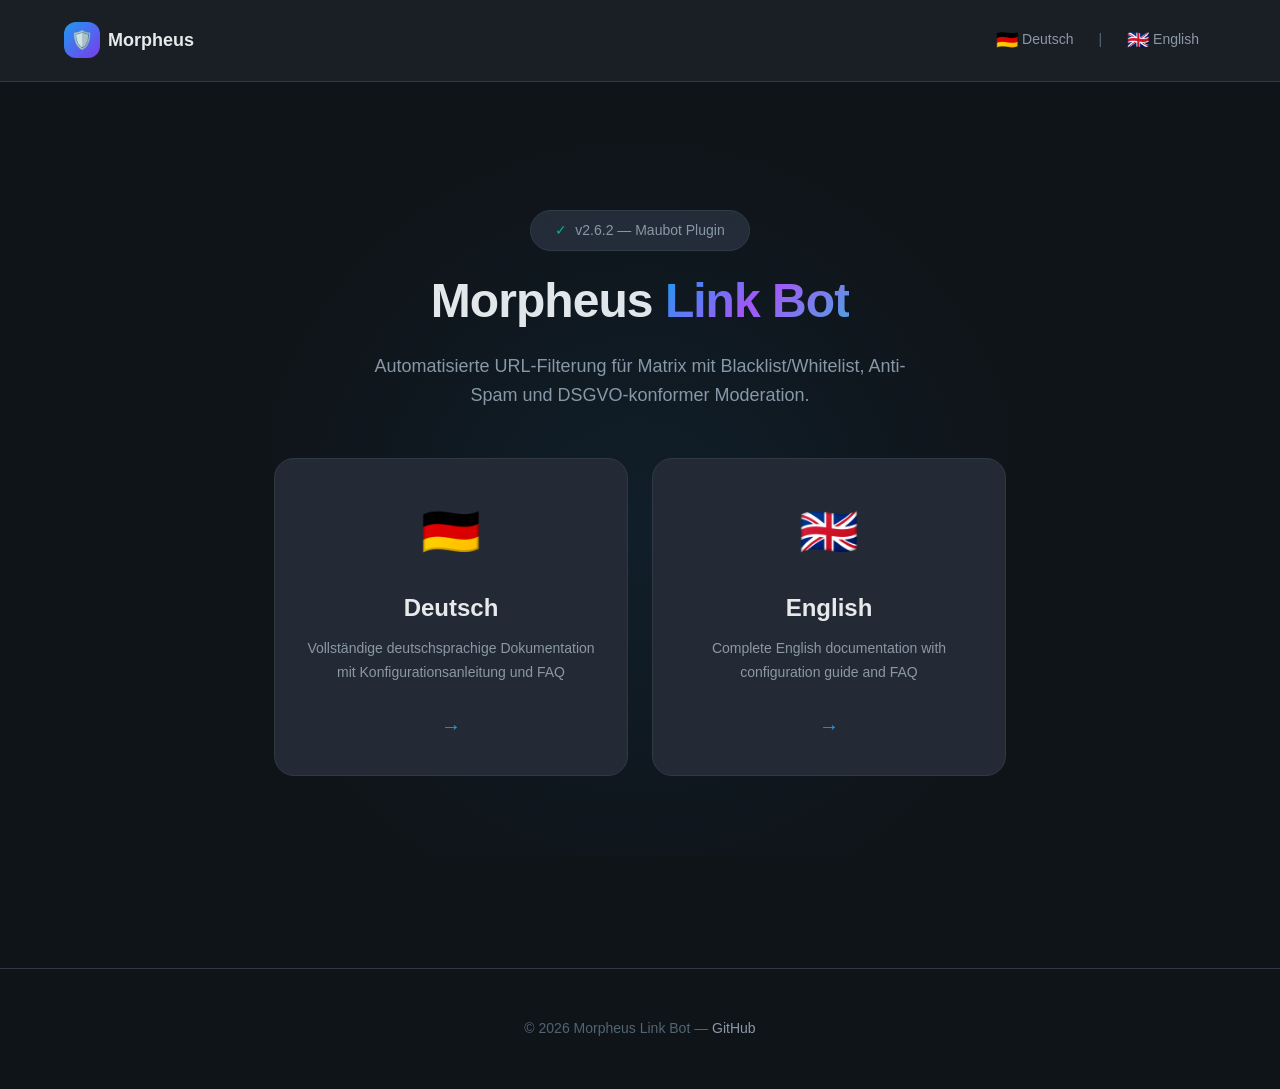
<file: index.html>
<!doctype html>
<html lang="de">
<head>
  <meta charset="utf-8" />
  <meta name="viewport" content="width=device-width, initial-scale=1" />
  <title>Morpheus Link Bot — Zweisprachige Dokumentation</title>
  <meta name="description" content="Zweisprachige Dokumentation für Morpheus Link Bot (Matrix URL Filter & Moderation). Deutsch und Englisch, mit robusten SEO-Maßnahmen." />
  <link rel="canonical" href="https://m2tecdev.github.io/morpheus-link-bot/" />

  <!-- Open Graph -->
  <meta property="og:type" content="website" />
  <meta property="og:url" content="https://m2tecdev.github.io/morpheus-link-bot/" />
  <meta property="og:title" content="Morpheus Link Bot — Zweisprachige Dokumentation" />
  <meta property="og:description" content="Maubot-Plugin für Matrix: URL-Filterung, Anti-Spam und automatisierte Moderation. Jetzt auf Deutsch & Englisch." />
  <meta property="og:locale" content="de_DE" />
  <meta property="og:locale:alternate" content="en_GB" />

  <!-- Twitter Card -->
  <meta name="twitter:card" content="summary" />
  <meta name="twitter:title" content="Morpheus Link Bot — Zweisprachige Dokumentation" />
  <meta name="twitter:description" content="Maubot-Plugin für Matrix: URL-Filterung, Anti-Spam und Moderation." />

  <!-- hreflang -->
  <link rel="alternate" href="https://m2tecdev.github.io/morpheus-link-bot/de/" hreflang="de" />
  <link rel="alternate" href="https://m2tecdev.github.io/morpheus-link-bot/en/" hreflang="en" />

  <!-- Stylesheet -->
  <link rel="stylesheet" href="assets/css/styles.css" />
</head>
<body>
  <!-- Skip Link für Barrierefreiheit -->
  <a href="#main-content" class="skip-link">Zum Hauptinhalt springen</a>

  <!-- Header -->
  <header class="site-header">
    <div class="container">
      <div class="header-inner">
        <a href="/" class="logo">
          <span class="logo-icon">🛡️</span>
          <span>Morpheus</span>
        </a>

        <!-- Mobile Menu Toggle -->
        <button class="mobile-menu-toggle" aria-label="Menü öffnen" onclick="document.querySelector('.lang-switch').classList.toggle('open')">☰</button>

        <!-- Language Switcher -->
        <nav class="lang-switch" aria-label="Sprachauswahl">
          <a href="de/" class="lang-link" hreflang="de">
            <span class="lang-flag">🇩🇪</span>
            <span>Deutsch</span>
          </a>
          <span class="lang-sep" aria-hidden="true">|</span>
          <a href="en/" class="lang-link" hreflang="en">
            <span class="lang-flag">🇬🇧</span>
            <span>English</span>
          </a>
        </nav>
      </div>
    </div>
  </header>

  <!-- Main Content -->
  <main id="main-content">
    <div class="container content-container">

      <!-- Hero Section -->
      <section class="hero">
        <div class="hero-badge">
          <span class="hero-badge-icon">✓</span>
          <span>v2.6.2 — Maubot Plugin</span>
        </div>

        <h1>Morpheus <span>Link Bot</span></h1>

        <p class="hero-description">
          Automatisierte URL-Filterung für Matrix mit Blacklist/Whitelist,
          Anti-Spam und DSGVO-konformer Moderation.
        </p>

        <!-- Language Selection Cards -->
        <div class="lang-cards">
          <a href="de/" class="lang-card">
            <span class="lang-card-icon">🇩🇪</span>
            <span class="lang-card-title">Deutsch</span>
            <span class="lang-card-desc">Vollständige deutschsprachige Dokumentation mit Konfigurationsanleitung und FAQ</span>
            <span class="lang-card-arrow">→</span>
          </a>

          <a href="en/" class="lang-card">
            <span class="lang-card-icon">🇬🇧</span>
            <span class="lang-card-title">English</span>
            <span class="lang-card-desc">Complete English documentation with configuration guide and FAQ</span>
            <span class="lang-card-arrow">→</span>
          </a>
        </div>
      </section>

    </div>
  </main>

  <!-- Footer -->
  <footer class="footer">
    <div class="container">
      <p>© 2026 Morpheus Link Bot — <a href="https://github.com/M2tecDev/morpheus-link-bot">GitHub</a></p>
    </div>
  </footer>

  <!-- Mobile Menu Script -->
  <script>
    // Close mobile menu when clicking outside
    document.addEventListener('click', function(e) {
      const nav = document.querySelector('.lang-switch');
      const toggle = document.querySelector('.mobile-menu-toggle');
      if (!nav.contains(e.target) && !toggle.contains(e.target)) {
        nav.classList.remove('open');
      }
    });
  </script>
</body>
</html>
</file>
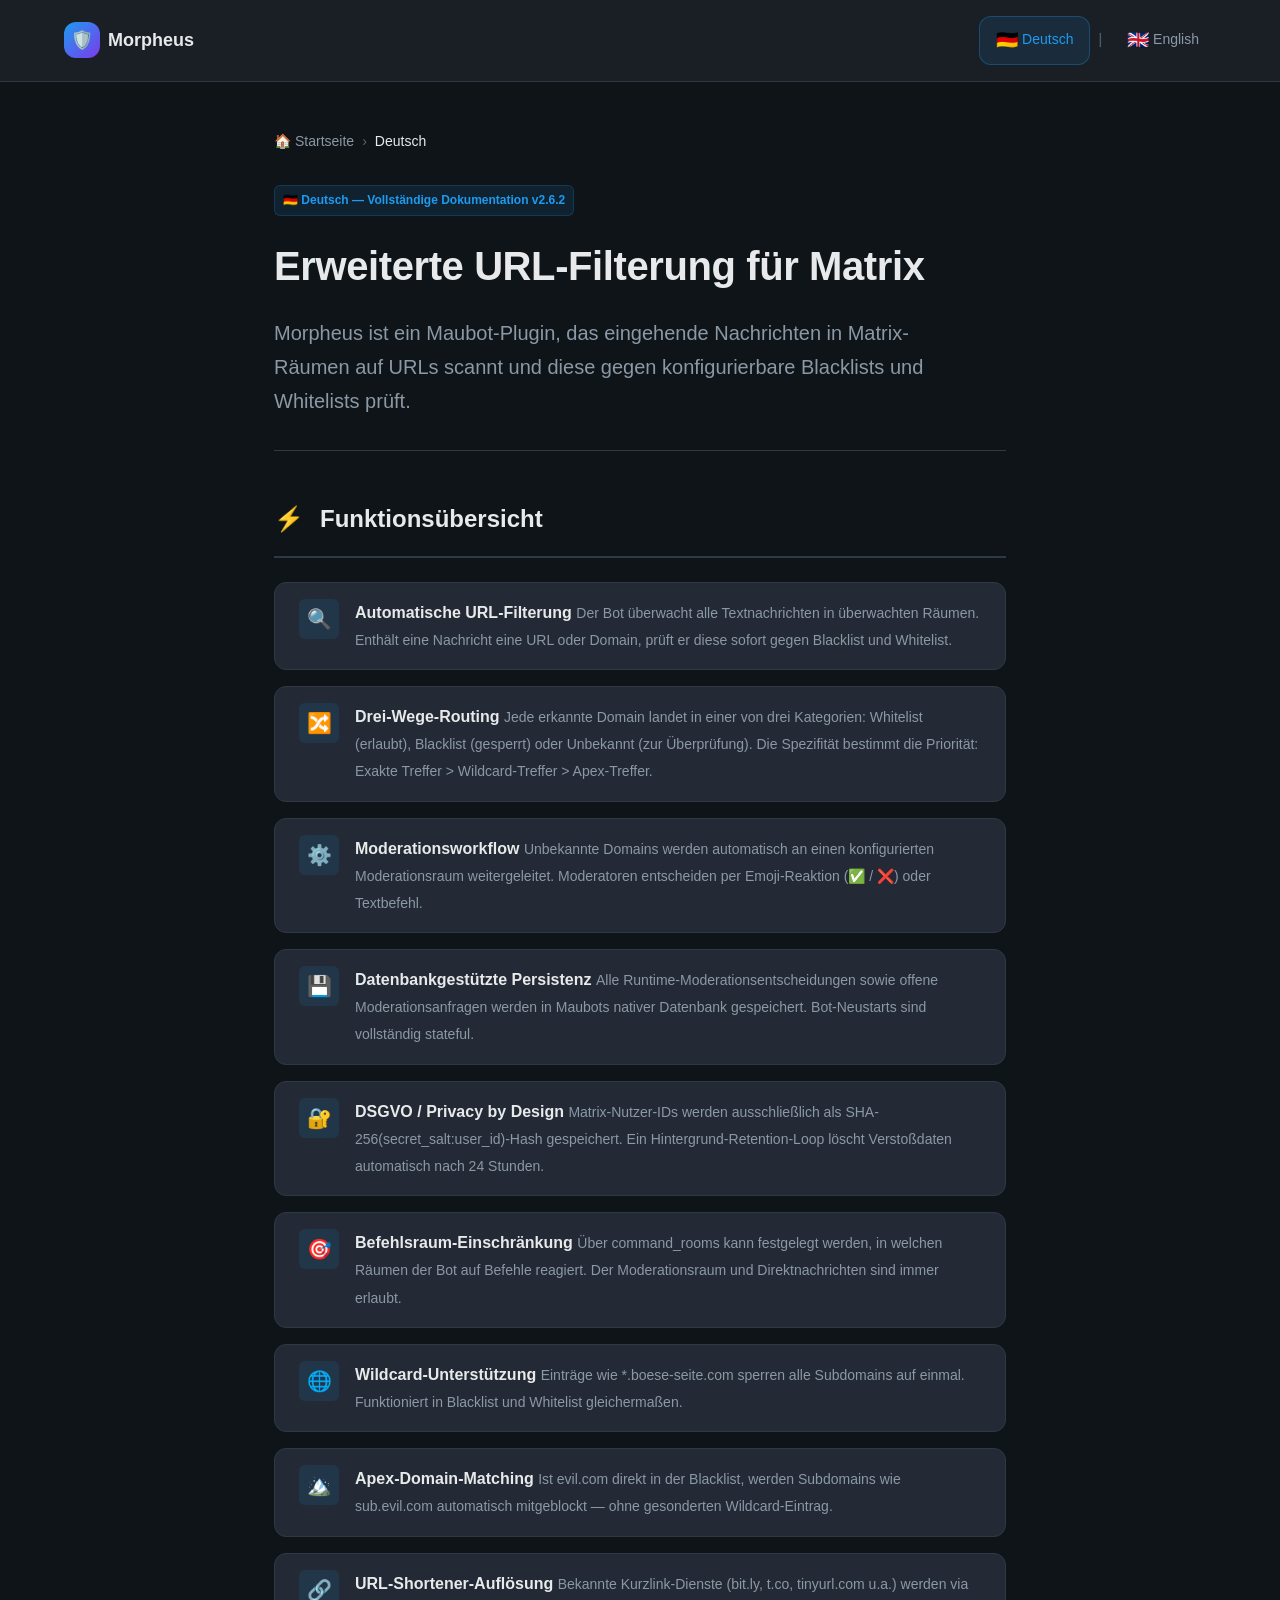
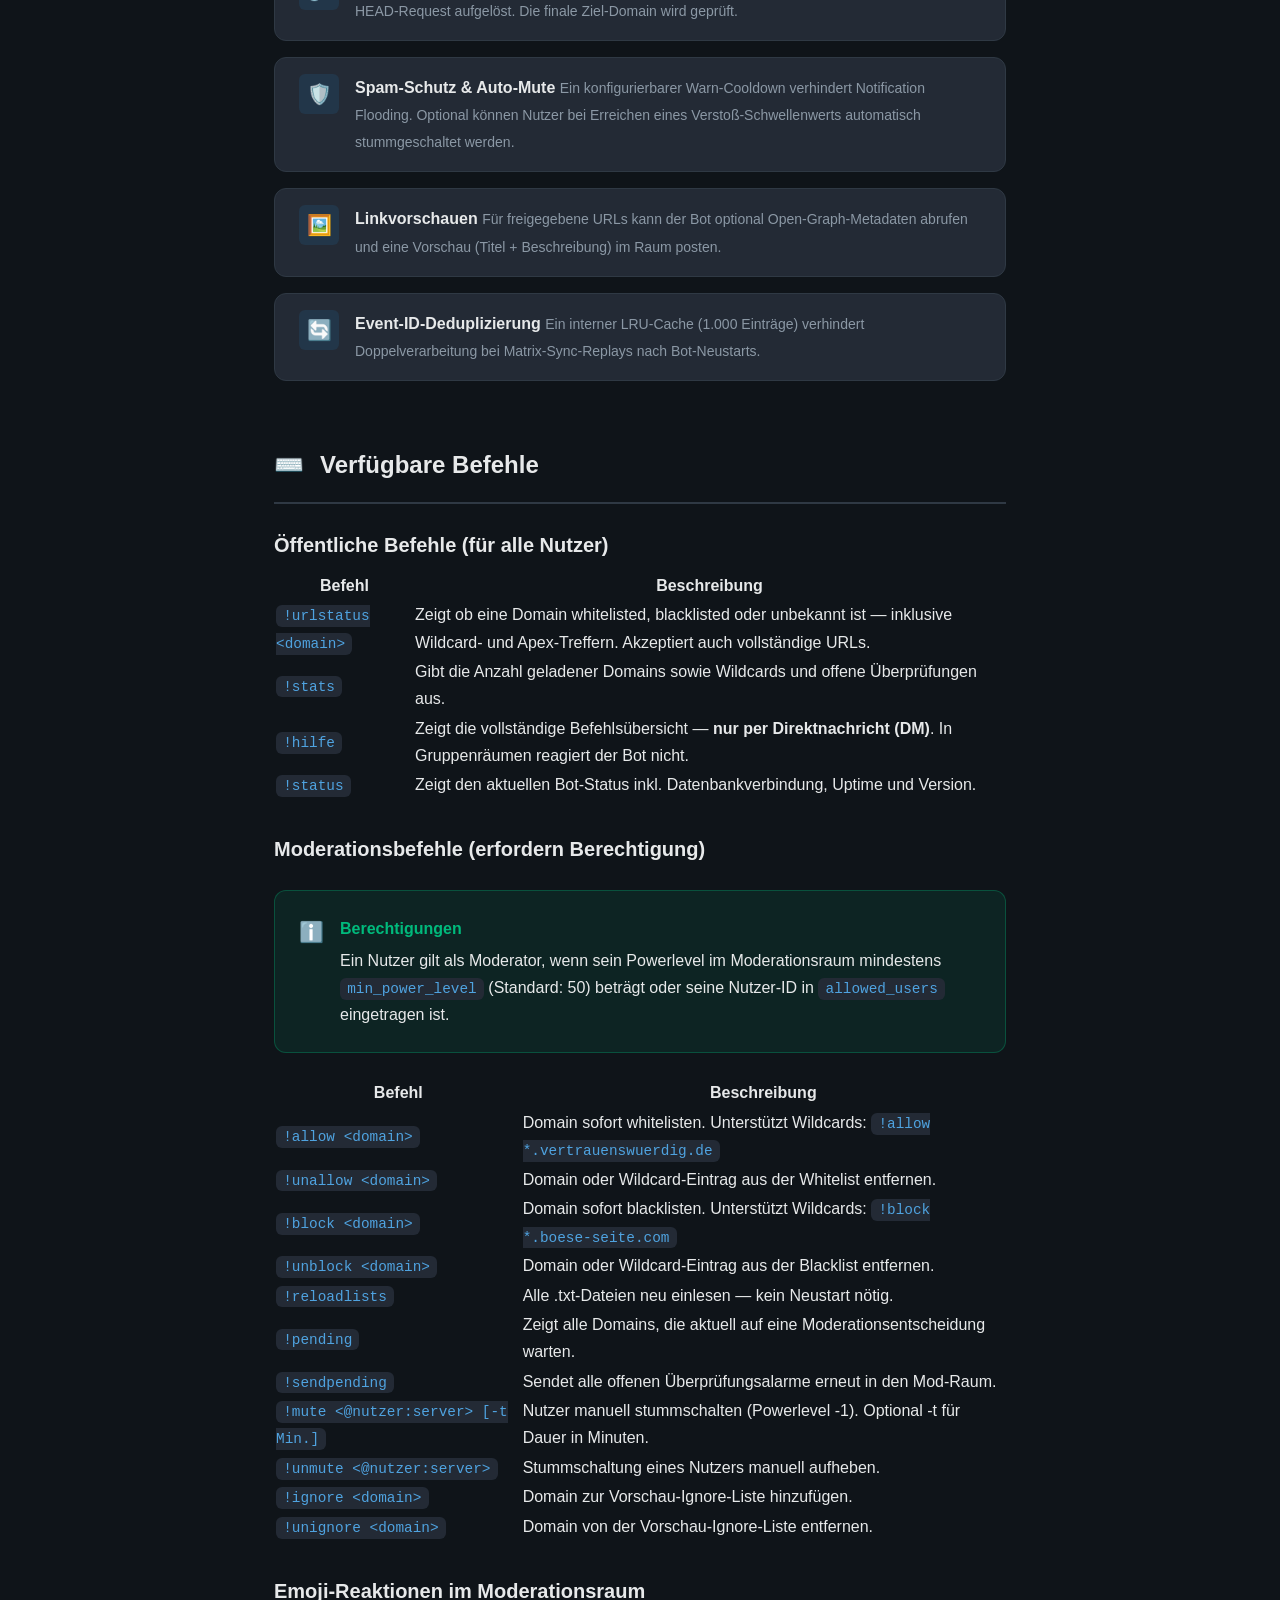
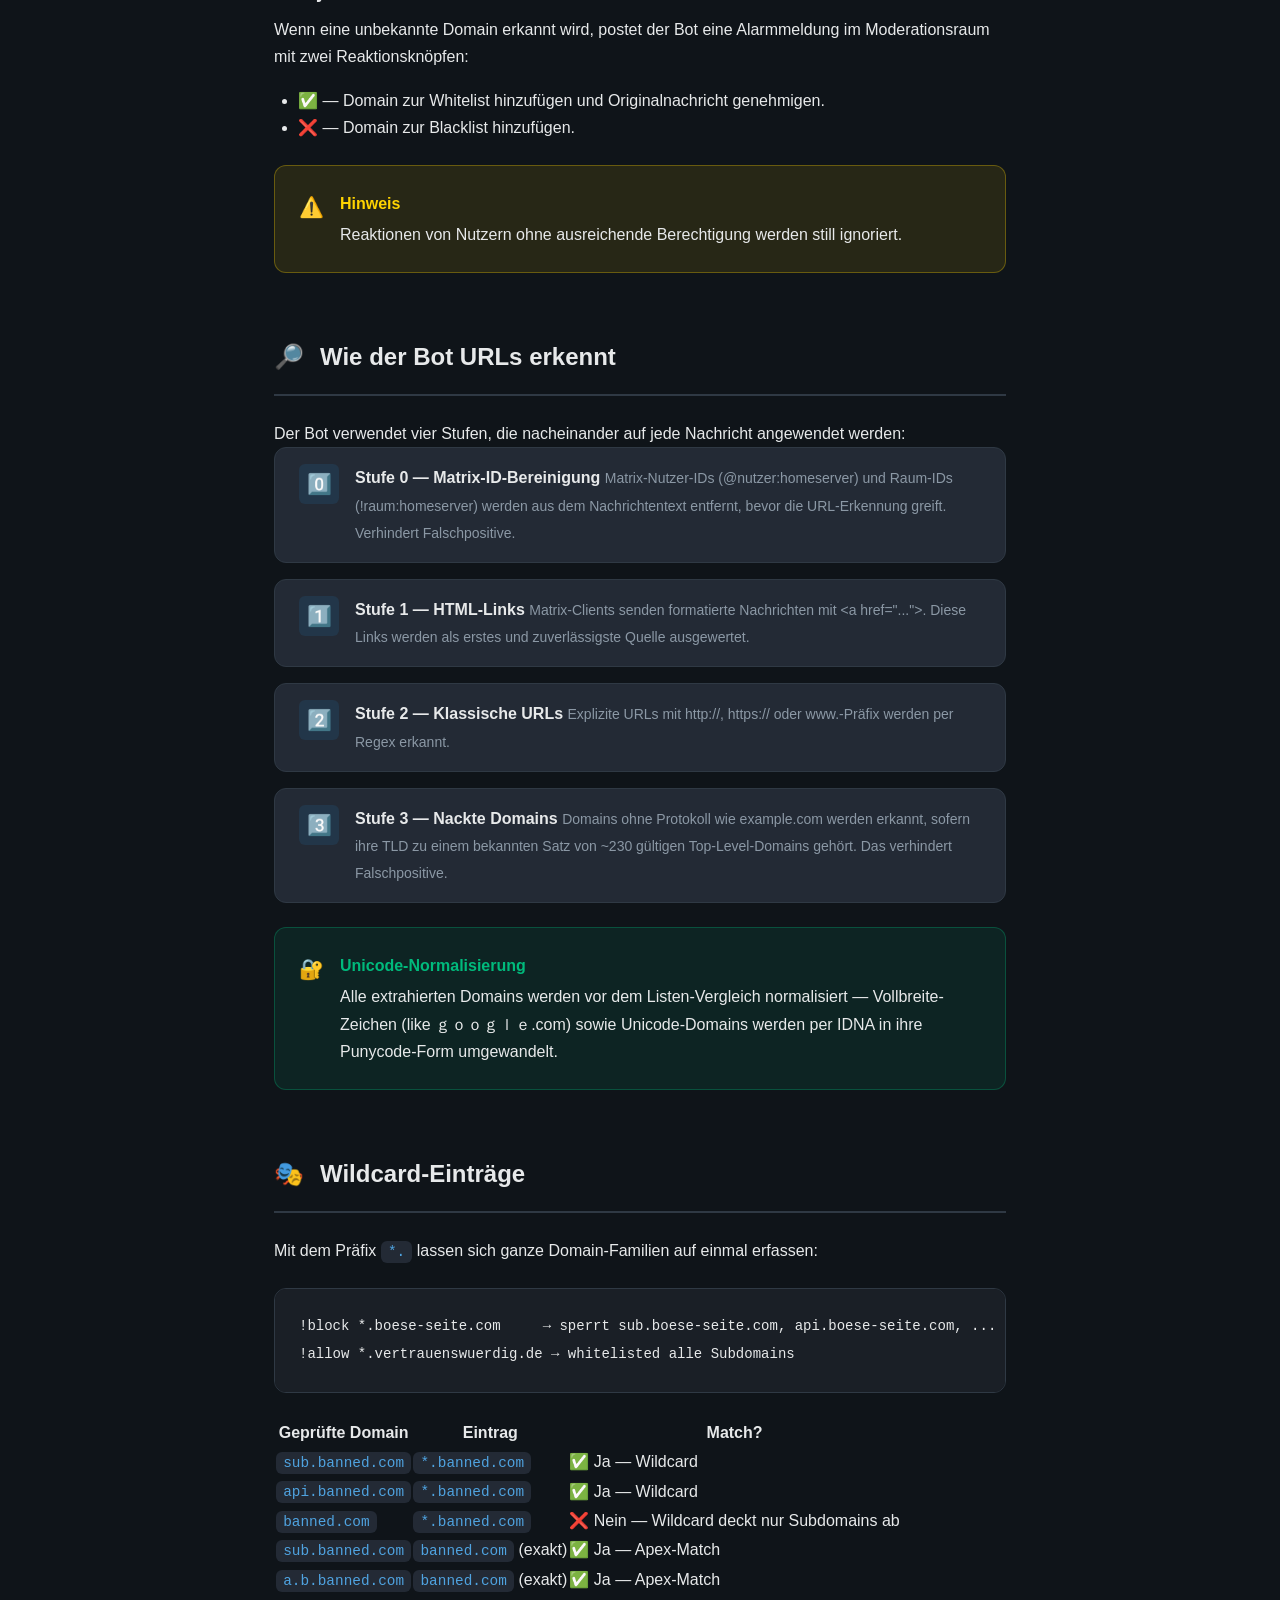
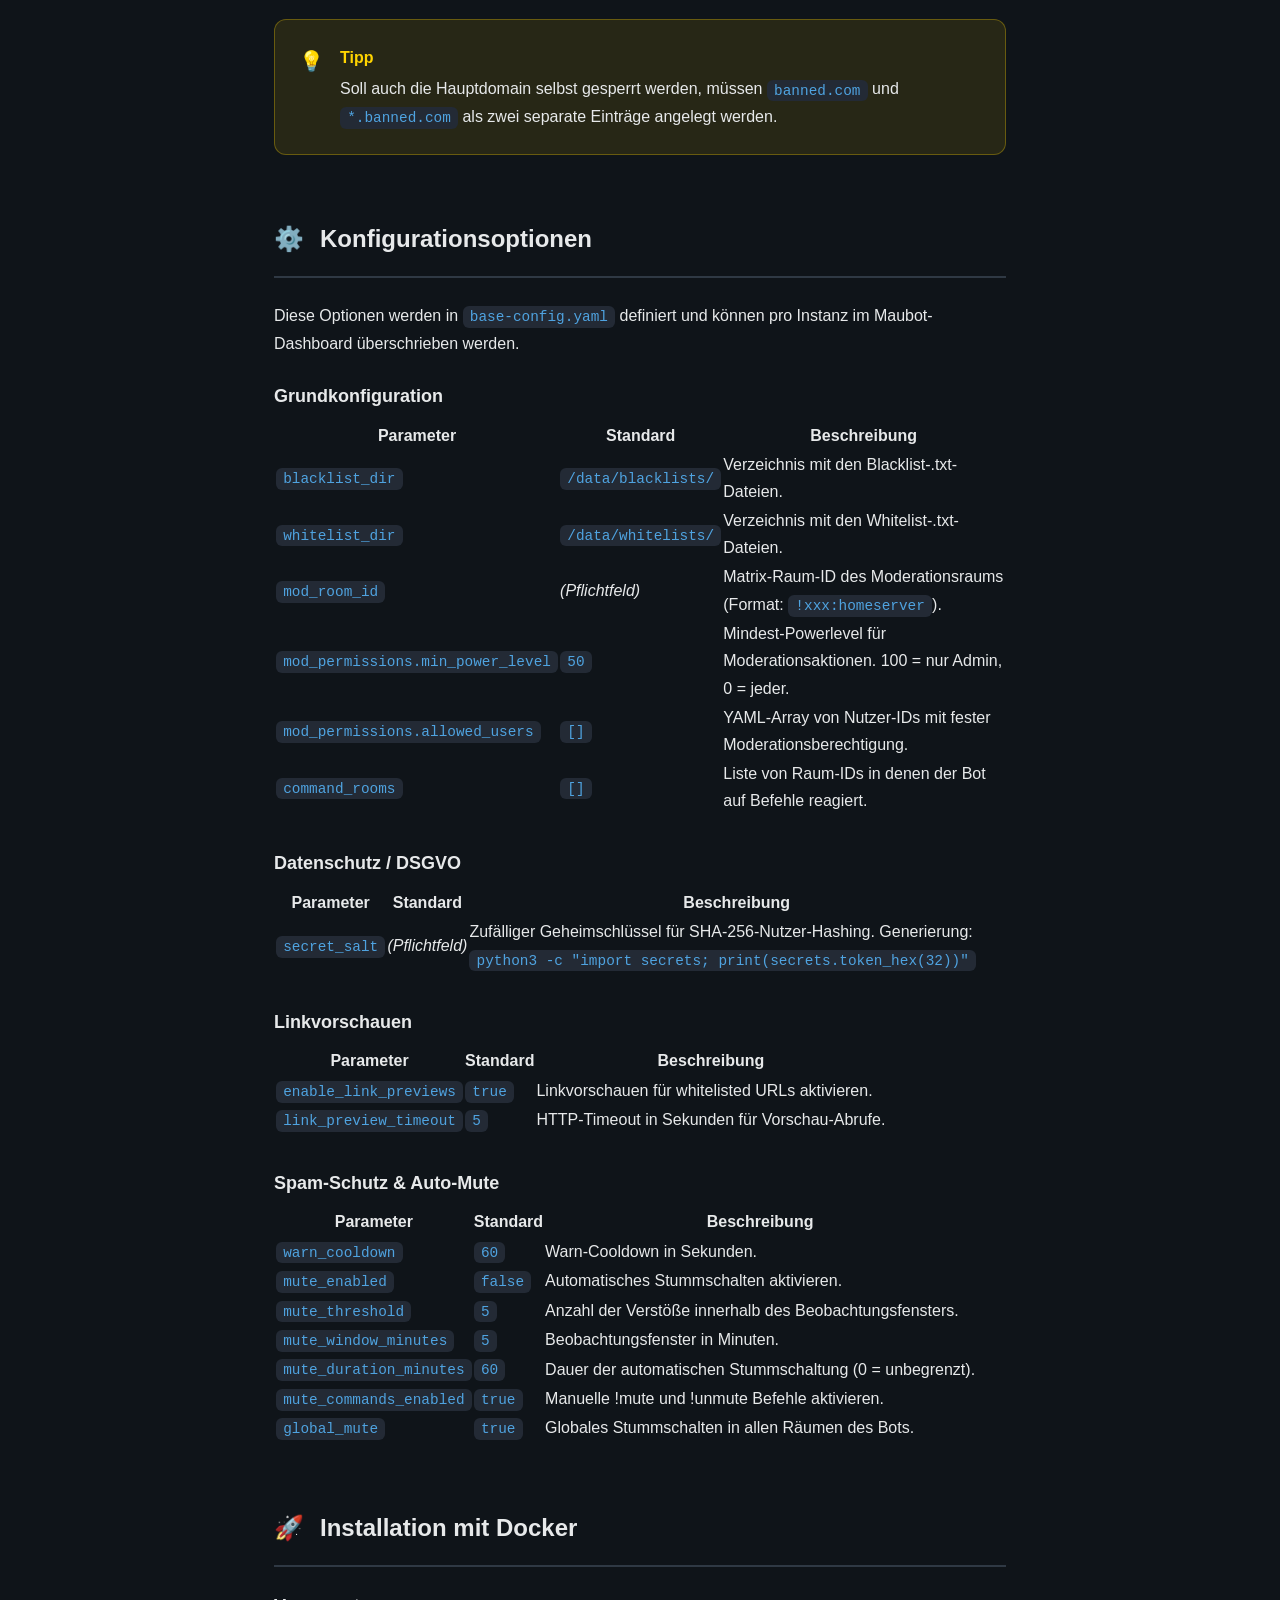
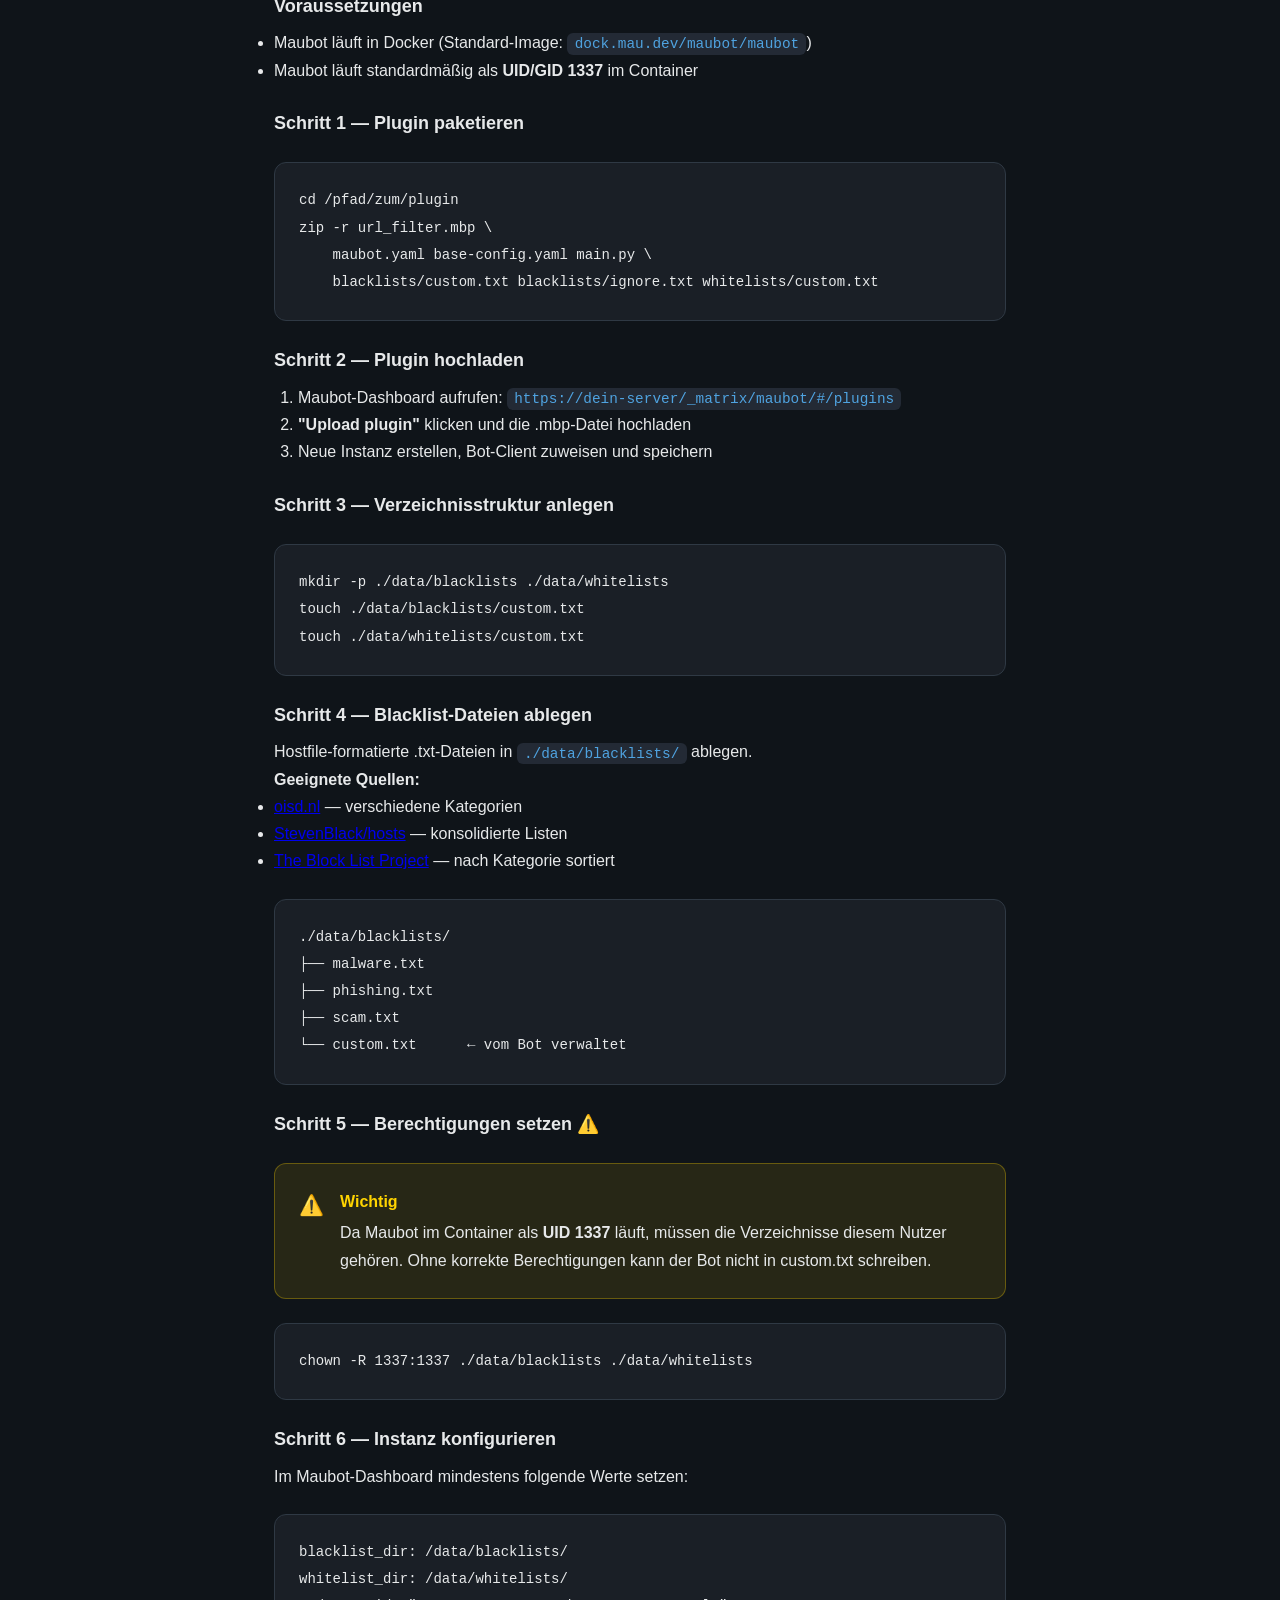
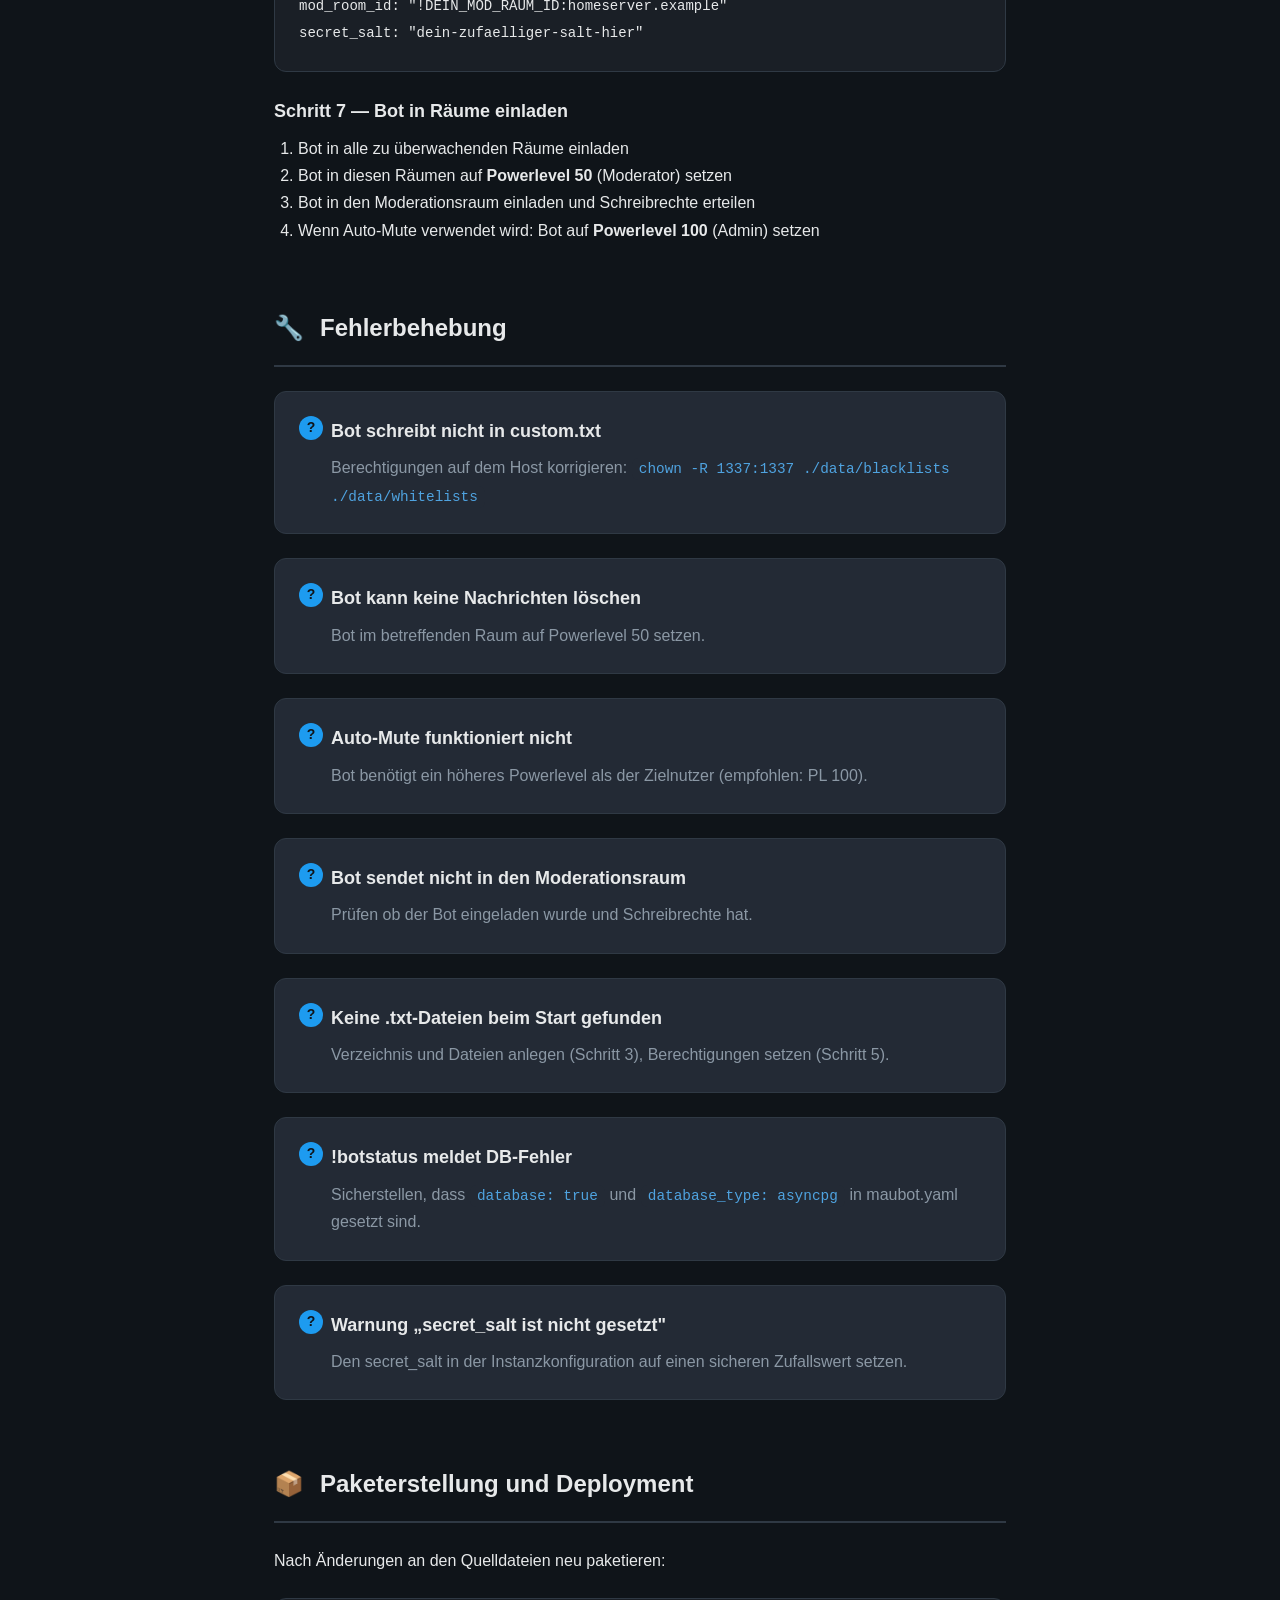
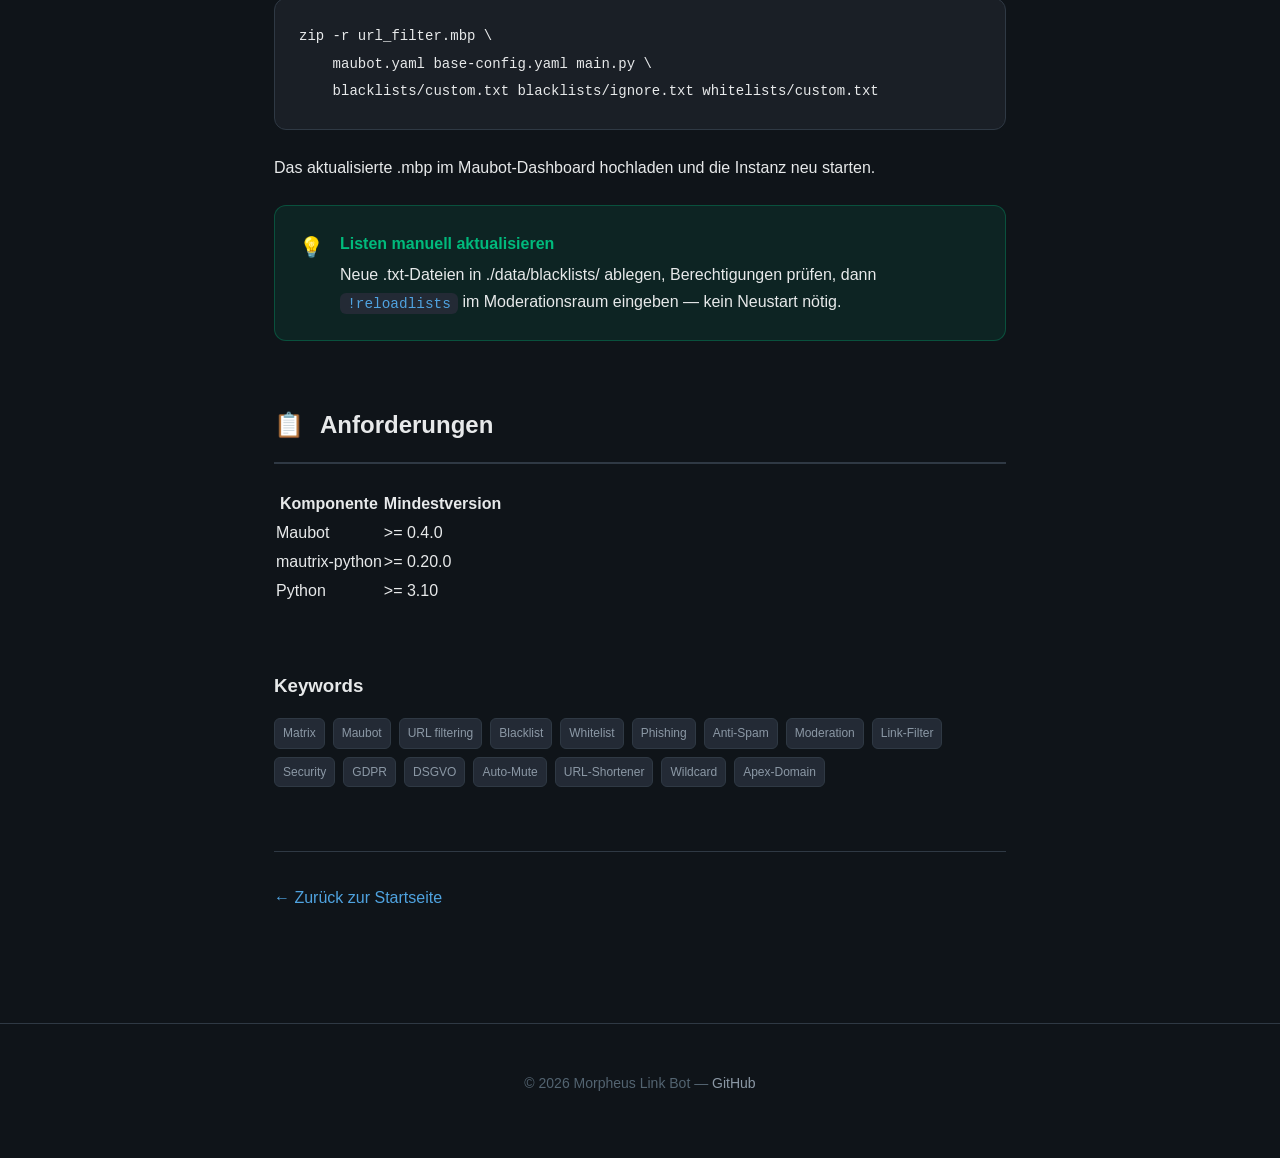
<file: de/index.html>
<!doctype html>
<html lang="de">
<head>
  <meta charset="utf-8" />
  <meta name="viewport" content="width=device-width, initial-scale=1" />
  <title>Morpheus Link Bot — Erweiterte URL-Filterung für Matrix</title>
  <meta name="description" content="Morpheus ist ein Maubot-Plugin für Matrix. Automatisierte URL-Filterung mit Blacklist/Whitelist, Anti-Spam und DSGVO-konformer Moderation." />
  <link rel="canonical" href="https://m2tecdev.github.io/morpheus-link-bot/de/" />

  <!-- Open Graph -->
  <meta property="og:type" content="article" />
  <meta property="og:url" content="https://m2tecdev.github.io/morpheus-link-bot/de/" />
  <meta property="og:title" content="Morpheus Link Bot — Erweiterte URL-Filterung für Matrix" />
  <meta property="og:description" content="Maubot-Plugin für Matrix: URL-Filterung, Blacklist/Whitelist, Anti-Spam und DSGVO-konforme Moderations-Workflows." />
  <meta property="og:locale" content="de_DE" />
  <meta property="og:locale:alternate" content="en_GB" />

  <!-- Twitter Card -->
  <meta name="twitter:card" content="summary" />
  <meta name="twitter:title" content="Morpheus Link Bot — Erweiterte URL-Filterung für Matrix" />
  <meta name="twitter:description" content="Maubot-Plugin für Matrix: URL-Filterung, Anti-Spam und Moderation." />

  <!-- hreflang -->
  <link rel="alternate" href="https://m2tecdev.github.io/morpheus-link-bot/de/" hreflang="de" />
  <link rel="alternate" href="https://m2tecdev.github.io/morpheus-link-bot/en/" hreflang="en" />

  <!-- Stylesheet -->
  <link rel="stylesheet" href="../assets/css/styles.css" />
</head>
<body>
  <!-- Skip Link für Barrierefreiheit -->
  <a href="#main-content" class="skip-link">Zum Hauptinhalt springen</a>

  <!-- Header -->
  <header class="site-header">
    <div class="container">
      <div class="header-inner">
        <a href="../" class="logo">
          <span class="logo-icon">🛡️</span>
          <span>Morpheus</span>
        </a>

        <!-- Mobile Menu Toggle -->
        <button class="mobile-menu-toggle" aria-label="Menü öffnen" onclick="document.querySelector('.lang-switch').classList.toggle('open')">☰</button>

        <!-- Language Switcher -->
        <nav class="lang-switch" aria-label="Sprachauswahl">
          <a href="./" class="lang-link active" hreflang="de">
            <span class="lang-flag">🇩🇪</span>
            <span>Deutsch</span>
          </a>
          <span class="lang-sep" aria-hidden="true">|</span>
          <a href="../en/" class="lang-link" hreflang="en">
            <span class="lang-flag">🇬🇧</span>
            <span>English</span>
          </a>
        </nav>
      </div>
    </div>
  </header>

  <!-- Main Content -->
  <main id="main-content">
    <div class="container content-container">

      <!-- Breadcrumb Navigation -->
      <nav class="breadcrumb" aria-label="Breadcrumb">
        <a href="../" class="breadcrumb-link">
          <span>🏠</span>
          <span>Startseite</span>
        </a>
        <span class="breadcrumb-sep" aria-hidden="true">›</span>
        <span class="breadcrumb-current" aria-current="page">Deutsch</span>
      </nav>

      <!-- Language Badge -->
      <div class="lang-badge">
        🇩🇪 Deutsch — Vollständige Dokumentation v2.6.2
      </div>

      <!-- Page Header -->
      <header class="page-header">
        <h1 class="page-title">Erweiterte URL-Filterung für Matrix</h1>
        <p class="page-subtitle">
          Morpheus ist ein Maubot-Plugin, das eingehende Nachrichten in Matrix-Räumen
          auf URLs scannt und diese gegen konfigurierbare Blacklists und Whitelists prüft.
        </p>
      </header>

      <!-- Funktionsübersicht -->
      <section class="content-section" id="features-overview">
        <h2 class="section-title">
          <span class="section-icon">⚡</span>
          Funktionsübersicht
        </h2>

        <div class="feature-list">
          <div class="feature-item">
            <span class="feature-icon">🔍</span>
            <div class="feature-text">
              <span class="feature-title">Automatische URL-Filterung</span>
              <span class="feature-desc">Der Bot überwacht alle Textnachrichten in überwachten Räumen. Enthält eine Nachricht eine URL oder Domain, prüft er diese sofort gegen Blacklist und Whitelist.</span>
            </div>
          </div>

          <div class="feature-item">
            <span class="feature-icon">🔀</span>
            <div class="feature-text">
              <span class="feature-title">Drei-Wege-Routing</span>
              <span class="feature-desc">Jede erkannte Domain landet in einer von drei Kategorien: Whitelist (erlaubt), Blacklist (gesperrt) oder Unbekannt (zur Überprüfung). Die Spezifität bestimmt die Priorität: Exakte Treffer > Wildcard-Treffer > Apex-Treffer.</span>
            </div>
          </div>

          <div class="feature-item">
            <span class="feature-icon">⚙️</span>
            <div class="feature-text">
              <span class="feature-title">Moderationsworkflow</span>
              <span class="feature-desc">Unbekannte Domains werden automatisch an einen konfigurierten Moderationsraum weitergeleitet. Moderatoren entscheiden per Emoji-Reaktion (✅ / ❌) oder Textbefehl.</span>
            </div>
          </div>

          <div class="feature-item">
            <span class="feature-icon">💾</span>
            <div class="feature-text">
              <span class="feature-title">Datenbankgestützte Persistenz</span>
              <span class="feature-desc">Alle Runtime-Moderationsentscheidungen sowie offene Moderationsanfragen werden in Maubots nativer Datenbank gespeichert. Bot-Neustarts sind vollständig stateful.</span>
            </div>
          </div>

          <div class="feature-item">
            <span class="feature-icon">🔐</span>
            <div class="feature-text">
              <span class="feature-title">DSGVO / Privacy by Design</span>
              <span class="feature-desc">Matrix-Nutzer-IDs werden ausschließlich als SHA-256(secret_salt:user_id)-Hash gespeichert. Ein Hintergrund-Retention-Loop löscht Verstoßdaten automatisch nach 24 Stunden.</span>
            </div>
          </div>

          <div class="feature-item">
            <span class="feature-icon">🎯</span>
            <div class="feature-text">
              <span class="feature-title">Befehlsraum-Einschränkung</span>
              <span class="feature-desc">Über command_rooms kann festgelegt werden, in welchen Räumen der Bot auf Befehle reagiert. Der Moderationsraum und Direktnachrichten sind immer erlaubt.</span>
            </div>
          </div>

          <div class="feature-item">
            <span class="feature-icon">🌐</span>
            <div class="feature-text">
              <span class="feature-title">Wildcard-Unterstützung</span>
              <span class="feature-desc">Einträge wie *.boese-seite.com sperren alle Subdomains auf einmal. Funktioniert in Blacklist und Whitelist gleichermaßen.</span>
            </div>
          </div>

          <div class="feature-item">
            <span class="feature-icon">🏔️</span>
            <div class="feature-text">
              <span class="feature-title">Apex-Domain-Matching</span>
              <span class="feature-desc">Ist evil.com direkt in der Blacklist, werden Subdomains wie sub.evil.com automatisch mitgeblockt — ohne gesonderten Wildcard-Eintrag.</span>
            </div>
          </div>

          <div class="feature-item">
            <span class="feature-icon">🔗</span>
            <div class="feature-text">
              <span class="feature-title">URL-Shortener-Auflösung</span>
              <span class="feature-desc">Bekannte Kurzlink-Dienste (bit.ly, t.co, tinyurl.com u.a.) werden via HEAD-Request aufgelöst. Die finale Ziel-Domain wird geprüft.</span>
            </div>
          </div>

          <div class="feature-item">
            <span class="feature-icon">🛡️</span>
            <div class="feature-text">
              <span class="feature-title">Spam-Schutz & Auto-Mute</span>
              <span class="feature-desc">Ein konfigurierbarer Warn-Cooldown verhindert Notification Flooding. Optional können Nutzer bei Erreichen eines Verstoß-Schwellenwerts automatisch stummgeschaltet werden.</span>
            </div>
          </div>

          <div class="feature-item">
            <span class="feature-icon">🖼️</span>
            <div class="feature-text">
              <span class="feature-title">Linkvorschauen</span>
              <span class="feature-desc">Für freigegebene URLs kann der Bot optional Open-Graph-Metadaten abrufen und eine Vorschau (Titel + Beschreibung) im Raum posten.</span>
            </div>
          </div>

          <div class="feature-item">
            <span class="feature-icon">🔄</span>
            <div class="feature-text">
              <span class="feature-title">Event-ID-Deduplizierung</span>
              <span class="feature-desc">Ein interner LRU-Cache (1.000 Einträge) verhindert Doppelverarbeitung bei Matrix-Sync-Replays nach Bot-Neustarts.</span>
            </div>
          </div>
        </div>
      </section>

      <!-- Verfügbare Befehle -->
      <section class="content-section" id="commands">
        <h2 class="section-title">
          <span class="section-icon">⌨️</span>
          Verfügbare Befehle
        </h2>

        <h3 style="font-size: var(--text-xl); margin: var(--space-4) 0 var(--space-2); color: var(--color-fg);">Öffentliche Befehle (für alle Nutzer)</h3>

        <div class="table-wrapper">
          <table>
            <thead>
              <tr>
                <th>Befehl</th>
                <th>Beschreibung</th>
              </tr>
            </thead>
            <tbody>
              <tr>
                <td><code>!urlstatus &lt;domain&gt;</code></td>
                <td>Zeigt ob eine Domain whitelisted, blacklisted oder unbekannt ist — inklusive Wildcard- und Apex-Treffern. Akzeptiert auch vollständige URLs.</td>
              </tr>
              <tr>
                <td><code>!stats</code></td>
                <td>Gibt die Anzahl geladener Domains sowie Wildcards und offene Überprüfungen aus.</td>
              </tr>
              <tr>
                <td><code>!hilfe</code></td>
                <td>Zeigt die vollständige Befehlsübersicht — <strong>nur per Direktnachricht (DM)</strong>. In Gruppenräumen reagiert der Bot nicht.</td>
              </tr>
              <tr>
                <td><code>!status</code></td>
                <td>Zeigt den aktuellen Bot-Status inkl. Datenbankverbindung, Uptime und Version.</td>
              </tr>
            </tbody>
          </table>
        </div>

        <h3 style="font-size: var(--text-xl); margin: var(--space-5) 0 var(--space-2); color: var(--color-fg);">Moderationsbefehle (erfordern Berechtigung)</h3>

        <div class="info-box tip">
          <span class="info-box-icon">ℹ️</span>
          <div class="info-box-content">
            <div class="info-box-title">Berechtigungen</div>
            <p>Ein Nutzer gilt als Moderator, wenn sein Powerlevel im Moderationsraum mindestens <code>min_power_level</code> (Standard: 50) beträgt oder seine Nutzer-ID in <code>allowed_users</code> eingetragen ist.</p>
          </div>
        </div>

        <div class="table-wrapper">
          <table>
            <thead>
              <tr>
                <th>Befehl</th>
                <th>Beschreibung</th>
              </tr>
            </thead>
            <tbody>
              <tr>
                <td><code>!allow &lt;domain&gt;</code></td>
                <td>Domain sofort whitelisten. Unterstützt Wildcards: <code>!allow *.vertrauenswuerdig.de</code></td>
              </tr>
              <tr>
                <td><code>!unallow &lt;domain&gt;</code></td>
                <td>Domain oder Wildcard-Eintrag aus der Whitelist entfernen.</td>
              </tr>
              <tr>
                <td><code>!block &lt;domain&gt;</code></td>
                <td>Domain sofort blacklisten. Unterstützt Wildcards: <code>!block *.boese-seite.com</code></td>
              </tr>
              <tr>
                <td><code>!unblock &lt;domain&gt;</code></td>
                <td>Domain oder Wildcard-Eintrag aus der Blacklist entfernen.</td>
              </tr>
              <tr>
                <td><code>!reloadlists</code></td>
                <td>Alle .txt-Dateien neu einlesen — kein Neustart nötig.</td>
              </tr>
              <tr>
                <td><code>!pending</code></td>
                <td>Zeigt alle Domains, die aktuell auf eine Moderationsentscheidung warten.</td>
              </tr>
              <tr>
                <td><code>!sendpending</code></td>
                <td>Sendet alle offenen Überprüfungsalarme erneut in den Mod-Raum.</td>
              </tr>
              <tr>
                <td><code>!mute &lt;@nutzer:server&gt; [-t Min.]</code></td>
                <td>Nutzer manuell stummschalten (Powerlevel -1). Optional -t für Dauer in Minuten.</td>
              </tr>
              <tr>
                <td><code>!unmute &lt;@nutzer:server&gt;</code></td>
                <td>Stummschaltung eines Nutzers manuell aufheben.</td>
              </tr>
              <tr>
                <td><code>!ignore &lt;domain&gt;</code></td>
                <td>Domain zur Vorschau-Ignore-Liste hinzufügen.</td>
              </tr>
              <tr>
                <td><code>!unignore &lt;domain&gt;</code></td>
                <td>Domain von der Vorschau-Ignore-Liste entfernen.</td>
              </tr>
            </tbody>
          </table>
        </div>

        <h3 style="font-size: var(--text-xl); margin: var(--space-5) 0 var(--space-2); color: var(--color-fg);">Emoji-Reaktionen im Moderationsraum</h3>

        <p>Wenn eine unbekannte Domain erkannt wird, postet der Bot eine Alarmmeldung im Moderationsraum mit zwei Reaktionsknöpfen:</p>

        <ul style="margin: var(--space-3) 0; padding-left: var(--space-4);">
          <li><strong>✅</strong> — Domain zur Whitelist hinzufügen und Originalnachricht genehmigen.</li>
          <li><strong>❌</strong> — Domain zur Blacklist hinzufügen.</li>
        </ul>

        <div class="info-box warning">
          <span class="info-box-icon">⚠️</span>
          <div class="info-box-content">
            <div class="info-box-title">Hinweis</div>
            <p>Reaktionen von Nutzern ohne ausreichende Berechtigung werden still ignoriert.</p>
          </div>
        </div>
      </section>

      <!-- Wie der Bot URLs erkennt -->
      <section class="content-section" id="url-detection">
        <h2 class="section-title">
          <span class="section-icon">🔎</span>
          Wie der Bot URLs erkennt
        </h2>

        <p>Der Bot verwendet vier Stufen, die nacheinander auf jede Nachricht angewendet werden:</p>

        <div class="feature-list">
          <div class="feature-item">
            <span class="feature-icon">0️⃣</span>
            <div class="feature-text">
              <span class="feature-title">Stufe 0 — Matrix-ID-Bereinigung</span>
              <span class="feature-desc">Matrix-Nutzer-IDs (@nutzer:homeserver) und Raum-IDs (!raum:homeserver) werden aus dem Nachrichtentext entfernt, bevor die URL-Erkennung greift. Verhindert Falschpositive.</span>
            </div>
          </div>

          <div class="feature-item">
            <span class="feature-icon">1️⃣</span>
            <div class="feature-text">
              <span class="feature-title">Stufe 1 — HTML-Links</span>
              <span class="feature-desc">Matrix-Clients senden formatierte Nachrichten mit &lt;a href="..."&gt;. Diese Links werden als erstes und zuverlässigste Quelle ausgewertet.</span>
            </div>
          </div>

          <div class="feature-item">
            <span class="feature-icon">2️⃣</span>
            <div class="feature-text">
              <span class="feature-title">Stufe 2 — Klassische URLs</span>
              <span class="feature-desc">Explizite URLs mit http://, https:// oder www.-Präfix werden per Regex erkannt.</span>
            </div>
          </div>

          <div class="feature-item">
            <span class="feature-icon">3️⃣</span>
            <div class="feature-text">
              <span class="feature-title">Stufe 3 — Nackte Domains</span>
              <span class="feature-desc">Domains ohne Protokoll wie example.com werden erkannt, sofern ihre TLD zu einem bekannten Satz von ~230 gültigen Top-Level-Domains gehört. Das verhindert Falschpositive.</span>
            </div>
          </div>
        </div>

        <div class="info-box tip">
          <span class="info-box-icon">🔐</span>
          <div class="info-box-content">
            <div class="info-box-title">Unicode-Normalisierung</div>
            <p>Alle extrahierten Domains werden vor dem Listen-Vergleich normalisiert — Vollbreite-Zeichen (like ｇｏｏｇｌｅ.com) sowie Unicode-Domains werden per IDNA in ihre Punycode-Form umgewandelt.</p>
          </div>
        </div>
      </section>

      <!-- Wildcard-Einträge -->
      <section class="content-section" id="wildcards">
        <h2 class="section-title">
          <span class="section-icon">🎭</span>
          Wildcard-Einträge
        </h2>

        <p>Mit dem Präfix <code>*.</code> lassen sich ganze Domain-Familien auf einmal erfassen:</p>

        <pre><code>!block *.boese-seite.com     → sperrt sub.boese-seite.com, api.boese-seite.com, ...
!allow *.vertrauenswuerdig.de → whitelisted alle Subdomains</code></pre>

        <div class="table-wrapper">
          <table>
            <thead>
              <tr>
                <th>Geprüfte Domain</th>
                <th>Eintrag</th>
                <th>Match?</th>
              </tr>
            </thead>
            <tbody>
              <tr>
                <td><code>sub.banned.com</code></td>
                <td><code>*.banned.com</code></td>
                <td>✅ Ja — Wildcard</td>
              </tr>
              <tr>
                <td><code>api.banned.com</code></td>
                <td><code>*.banned.com</code></td>
                <td>✅ Ja — Wildcard</td>
              </tr>
              <tr>
                <td><code>banned.com</code></td>
                <td><code>*.banned.com</code></td>
                <td>❌ Nein — Wildcard deckt nur Subdomains ab</td>
              </tr>
              <tr>
                <td><code>sub.banned.com</code></td>
                <td><code>banned.com</code> (exakt)</td>
                <td>✅ Ja — Apex-Match</td>
              </tr>
              <tr>
                <td><code>a.b.banned.com</code></td>
                <td><code>banned.com</code> (exakt)</td>
                <td>✅ Ja — Apex-Match</td>
              </tr>
            </tbody>
          </table>
        </div>

        <div class="info-box warning">
          <span class="info-box-icon">💡</span>
          <div class="info-box-content">
            <div class="info-box-title">Tipp</div>
            <p>Soll auch die Hauptdomain selbst gesperrt werden, müssen <code>banned.com</code> und <code>*.banned.com</code> als zwei separate Einträge angelegt werden.</p>
          </div>
        </div>
      </section>

      <!-- Konfigurationsoptionen -->
      <section class="content-section" id="configuration">
        <h2 class="section-title">
          <span class="section-icon">⚙️</span>
          Konfigurationsoptionen
        </h2>

        <p>Diese Optionen werden in <code>base-config.yaml</code> definiert und können pro Instanz im Maubot-Dashboard überschrieben werden.</p>

        <h3 style="font-size: var(--text-lg); margin: var(--space-4) 0 var(--space-2); color: var(--color-fg);">Grundkonfiguration</h3>

        <div class="table-wrapper">
          <table>
            <thead>
              <tr>
                <th>Parameter</th>
                <th>Standard</th>
                <th>Beschreibung</th>
              </tr>
            </thead>
            <tbody>
              <tr>
                <td><code>blacklist_dir</code></td>
                <td><code>/data/blacklists/</code></td>
                <td>Verzeichnis mit den Blacklist-.txt-Dateien.</td>
              </tr>
              <tr>
                <td><code>whitelist_dir</code></td>
                <td><code>/data/whitelists/</code></td>
                <td>Verzeichnis mit den Whitelist-.txt-Dateien.</td>
              </tr>
              <tr>
                <td><code>mod_room_id</code></td>
                <td><em>(Pflichtfeld)</em></td>
                <td>Matrix-Raum-ID des Moderationsraums (Format: <code>!xxx:homeserver</code>).</td>
              </tr>
              <tr>
                <td><code>mod_permissions.min_power_level</code></td>
                <td><code>50</code></td>
                <td>Mindest-Powerlevel für Moderationsaktionen. 100 = nur Admin, 0 = jeder.</td>
              </tr>
              <tr>
                <td><code>mod_permissions.allowed_users</code></td>
                <td><code>[]</code></td>
                <td>YAML-Array von Nutzer-IDs mit fester Moderationsberechtigung.</td>
              </tr>
              <tr>
                <td><code>command_rooms</code></td>
                <td><code>[]</code></td>
                <td>Liste von Raum-IDs in denen der Bot auf Befehle reagiert.</td>
              </tr>
            </tbody>
          </table>
        </div>

        <h3 style="font-size: var(--text-lg); margin: var(--space-5) 0 var(--space-2); color: var(--color-fg);">Datenschutz / DSGVO</h3>

        <div class="table-wrapper">
          <table>
            <thead>
              <tr>
                <th>Parameter</th>
                <th>Standard</th>
                <th>Beschreibung</th>
              </tr>
            </thead>
            <tbody>
              <tr>
                <td><code>secret_salt</code></td>
                <td><em>(Pflichtfeld)</em></td>
                <td>Zufälliger Geheimschlüssel für SHA-256-Nutzer-Hashing. Generierung: <code>python3 -c "import secrets; print(secrets.token_hex(32))"</code></td>
              </tr>
            </tbody>
          </table>
        </div>

        <h3 style="font-size: var(--text-lg); margin: var(--space-5) 0 var(--space-2); color: var(--color-fg);">Linkvorschauen</h3>

        <div class="table-wrapper">
          <table>
            <thead>
              <tr>
                <th>Parameter</th>
                <th>Standard</th>
                <th>Beschreibung</th>
              </tr>
            </thead>
            <tbody>
              <tr>
                <td><code>enable_link_previews</code></td>
                <td><code>true</code></td>
                <td>Linkvorschauen für whitelisted URLs aktivieren.</td>
              </tr>
              <tr>
                <td><code>link_preview_timeout</code></td>
                <td><code>5</code></td>
                <td>HTTP-Timeout in Sekunden für Vorschau-Abrufe.</td>
              </tr>
            </tbody>
          </table>
        </div>

        <h3 style="font-size: var(--text-lg); margin: var(--space-5) 0 var(--space-2); color: var(--color-fg);">Spam-Schutz & Auto-Mute</h3>

        <div class="table-wrapper">
          <table>
            <thead>
              <tr>
                <th>Parameter</th>
                <th>Standard</th>
                <th>Beschreibung</th>
              </tr>
            </thead>
            <tbody>
              <tr>
                <td><code>warn_cooldown</code></td>
                <td><code>60</code></td>
                <td>Warn-Cooldown in Sekunden.</td>
              </tr>
              <tr>
                <td><code>mute_enabled</code></td>
                <td><code>false</code></td>
                <td>Automatisches Stummschalten aktivieren.</td>
              </tr>
              <tr>
                <td><code>mute_threshold</code></td>
                <td><code>5</code></td>
                <td>Anzahl der Verstöße innerhalb des Beobachtungsfensters.</td>
              </tr>
              <tr>
                <td><code>mute_window_minutes</code></td>
                <td><code>5</code></td>
                <td>Beobachtungsfenster in Minuten.</td>
              </tr>
              <tr>
                <td><code>mute_duration_minutes</code></td>
                <td><code>60</code></td>
                <td>Dauer der automatischen Stummschaltung (0 = unbegrenzt).</td>
              </tr>
              <tr>
                <td><code>mute_commands_enabled</code></td>
                <td><code>true</code></td>
                <td>Manuelle !mute und !unmute Befehle aktivieren.</td>
              </tr>
              <tr>
                <td><code>global_mute</code></td>
                <td><code>true</code></td>
                <td>Globales Stummschalten in allen Räumen des Bots.</td>
              </tr>
            </tbody>
          </table>
        </div>
      </section>

      <!-- Installation -->
      <section class="content-section" id="installation">
        <h2 class="section-title">
          <span class="section-icon">🚀</span>
          Installation mit Docker
        </h2>

        <h3 style="font-size: var(--text-lg); margin: var(--space-4) 0 var(--space-2); color: var(--color-fg);">Voraussetzungen</h3>
        <ul style="margin-bottom: var(--space-4);">
          <li>Maubot läuft in Docker (Standard-Image: <code>dock.mau.dev/maubot/maubot</code>)</li>
          <li>Maubot läuft standardmäßig als <strong>UID/GID 1337</strong> im Container</li>
        </ul>

        <h3 style="font-size: var(--text-lg); margin: var(--space-4) 0 var(--space-2); color: var(--color-fg);">Schritt 1 — Plugin paketieren</h3>
        <pre><code>cd /pfad/zum/plugin
zip -r url_filter.mbp \
    maubot.yaml base-config.yaml main.py \
    blacklists/custom.txt blacklists/ignore.txt whitelists/custom.txt</code></pre>

        <h3 style="font-size: var(--text-lg); margin: var(--space-4) 0 var(--space-2); color: var(--color-fg);">Schritt 2 — Plugin hochladen</h3>
        <ol style="padding-left: var(--space-4); margin-bottom: var(--space-4);">
          <li>Maubot-Dashboard aufrufen: <code>https://dein-server/_matrix/maubot/#/plugins</code></li>
          <li><strong>"Upload plugin"</strong> klicken und die .mbp-Datei hochladen</li>
          <li>Neue Instanz erstellen, Bot-Client zuweisen und speichern</li>
        </ol>

        <h3 style="font-size: var(--text-lg); margin: var(--space-4) 0 var(--space-2); color: var(--color-fg);">Schritt 3 — Verzeichnisstruktur anlegen</h3>
        <pre><code>mkdir -p ./data/blacklists ./data/whitelists
touch ./data/blacklists/custom.txt
touch ./data/whitelists/custom.txt</code></pre>

        <h3 style="font-size: var(--text-lg); margin: var(--space-4) 0 var(--space-2); color: var(--color-fg);">Schritt 4 — Blacklist-Dateien ablegen</h3>
        <p>Hostfile-formatierte .txt-Dateien in <code>./data/blacklists/</code> ablegen.</p>
        <p><strong>Geeignete Quellen:</strong></p>
        <ul style="margin-bottom: var(--space-4);">
          <li><a href="https://oisd.nl/" target="_blank" rel="noopener">oisd.nl</a> — verschiedene Kategorien</li>
          <li><a href="https://github.com/StevenBlack/hosts" target="_blank" rel="noopener">StevenBlack/hosts</a> — konsolidierte Listen</li>
          <li><a href="https://blocklistproject.github.io/Lists/" target="_blank" rel="noopener">The Block List Project</a> — nach Kategorie sortiert</li>
        </ul>

        <pre><code>./data/blacklists/
├── malware.txt
├── phishing.txt
├── scam.txt
└── custom.txt      ← vom Bot verwaltet</code></pre>

        <h3 style="font-size: var(--text-lg); margin: var(--space-4) 0 var(--space-2); color: var(--color-fg);">Schritt 5 — Berechtigungen setzen ⚠️</h3>
        <div class="info-box warning">
          <span class="info-box-icon">⚠️</span>
          <div class="info-box-content">
            <div class="info-box-title">Wichtig</div>
            <p>Da Maubot im Container als <strong>UID 1337</strong> läuft, müssen die Verzeichnisse diesem Nutzer gehören. Ohne korrekte Berechtigungen kann der Bot nicht in custom.txt schreiben.</p>
          </div>
        </div>
        <pre><code>chown -R 1337:1337 ./data/blacklists ./data/whitelists</code></pre>

        <h3 style="font-size: var(--text-lg); margin: var(--space-4) 0 var(--space-2); color: var(--color-fg);">Schritt 6 — Instanz konfigurieren</h3>
        <p>Im Maubot-Dashboard mindestens folgende Werte setzen:</p>
        <pre><code>blacklist_dir: /data/blacklists/
whitelist_dir: /data/whitelists/
mod_room_id: "!DEIN_MOD_RAUM_ID:homeserver.example"
secret_salt: "dein-zufaelliger-salt-hier"</code></pre>

        <h3 style="font-size: var(--text-lg); margin: var(--space-4) 0 var(--space-2); color: var(--color-fg);">Schritt 7 — Bot in Räume einladen</h3>
        <ol style="padding-left: var(--space-4); margin-bottom: var(--space-4);">
          <li>Bot in alle zu überwachenden Räume einladen</li>
          <li>Bot in diesen Räumen auf <strong>Powerlevel 50</strong> (Moderator) setzen</li>
          <li>Bot in den Moderationsraum einladen und Schreibrechte erteilen</li>
          <li>Wenn Auto-Mute verwendet wird: Bot auf <strong>Powerlevel 100</strong> (Admin) setzen</li>
        </ol>
      </section>

      <!-- Fehlerbehebung -->
      <section class="content-section" id="troubleshooting">
        <h2 class="section-title">
          <span class="section-icon">🔧</span>
          Fehlerbehebung
        </h2>

        <div class="faq-list">
          <div class="faq-item">
            <dt class="faq-question">Bot schreibt nicht in custom.txt</dt>
            <dd class="faq-answer">Berechtigungen auf dem Host korrigieren: <code>chown -R 1337:1337 ./data/blacklists ./data/whitelists</code></dd>
          </div>

          <div class="faq-item">
            <dt class="faq-question">Bot kann keine Nachrichten löschen</dt>
            <dd class="faq-answer">Bot im betreffenden Raum auf Powerlevel 50 setzen.</dd>
          </div>

          <div class="faq-item">
            <dt class="faq-question">Auto-Mute funktioniert nicht</dt>
            <dd class="faq-answer">Bot benötigt ein höheres Powerlevel als der Zielnutzer (empfohlen: PL 100).</dd>
          </div>

          <div class="faq-item">
            <dt class="faq-question">Bot sendet nicht in den Moderationsraum</dt>
            <dd class="faq-answer">Prüfen ob der Bot eingeladen wurde und Schreibrechte hat.</dd>
          </div>

          <div class="faq-item">
            <dt class="faq-question">Keine .txt-Dateien beim Start gefunden</dt>
            <dd class="faq-answer">Verzeichnis und Dateien anlegen (Schritt 3), Berechtigungen setzen (Schritt 5).</dd>
          </div>

          <div class="faq-item">
            <dt class="faq-question">!botstatus meldet DB-Fehler</dt>
            <dd class="faq-answer">Sicherstellen, dass <code>database: true</code> und <code>database_type: asyncpg</code> in maubot.yaml gesetzt sind.</dd>
          </div>

          <div class="faq-item">
            <dt class="faq-question">Warnung „secret_salt ist nicht gesetzt"</dt>
            <dd class="faq-answer">Den secret_salt in der Instanzkonfiguration auf einen sicheren Zufallswert setzen.</dd>
          </div>
        </div>
      </section>

      <!-- Paketerstellung -->
      <section class="content-section" id="deployment">
        <h2 class="section-title">
          <span class="section-icon">📦</span>
          Paketerstellung und Deployment
        </h2>

        <p>Nach Änderungen an den Quelldateien neu paketieren:</p>
        <pre><code>zip -r url_filter.mbp \
    maubot.yaml base-config.yaml main.py \
    blacklists/custom.txt blacklists/ignore.txt whitelists/custom.txt</code></pre>

        <p style="margin-top: var(--space-3);">Das aktualisierte .mbp im Maubot-Dashboard hochladen und die Instanz neu starten.</p>

        <div class="info-box tip">
          <span class="info-box-icon">💡</span>
          <div class="info-box-content">
            <div class="info-box-title">Listen manuell aktualisieren</div>
            <p>Neue .txt-Dateien in ./data/blacklists/ ablegen, Berechtigungen prüfen, dann <code>!reloadlists</code> im Moderationsraum eingeben — kein Neustart nötig.</p>
          </div>
        </div>
      </section>

      <!-- Anforderungen -->
      <section class="content-section" id="requirements">
        <h2 class="section-title">
          <span class="section-icon">📋</span>
          Anforderungen
        </h2>

        <div class="table-wrapper">
          <table>
            <thead>
              <tr>
                <th>Komponente</th>
                <th>Mindestversion</th>
              </tr>
            </thead>
            <tbody>
              <tr>
                <td>Maubot</td>
                <td>>= 0.4.0</td>
              </tr>
              <tr>
                <td>mautrix-python</td>
                <td>>= 0.20.0</td>
              </tr>
              <tr>
                <td>Python</td>
                <td>>= 3.10</td>
              </tr>
            </tbody>
          </table>
        </div>
      </section>

      <!-- Keywords -->
      <section class="content-section">
        <h3>Keywords</h3>
        <div class="keyword-list">
          <span class="keyword">Matrix</span>
          <span class="keyword">Maubot</span>
          <span class="keyword">URL filtering</span>
          <span class="keyword">Blacklist</span>
          <span class="keyword">Whitelist</span>
          <span class="keyword">Phishing</span>
          <span class="keyword">Anti-Spam</span>
          <span class="keyword">Moderation</span>
          <span class="keyword">Link-Filter</span>
          <span class="keyword">Security</span>
          <span class="keyword">GDPR</span>
          <span class="keyword">DSGVO</span>
          <span class="keyword">Auto-Mute</span>
          <span class="keyword">URL-Shortener</span>
          <span class="keyword">Wildcard</span>
          <span class="keyword">Apex-Domain</span>
        </div>
      </section>

      <!-- Back Link -->
      <div style="margin-top: 3rem; padding-top: 2rem; border-top: 1px solid var(--color-border);">
        <a href="../" style="display: inline-flex; align-items: center; gap: 0.5rem; color: var(--color-link); text-decoration: none; font-weight: 500;">
          ← Zurück zur Startseite
        </a>
      </div>

    </div>
  </main>

  <!-- Footer -->
  <footer class="footer">
    <div class="container">
      <p>© 2026 Morpheus Link Bot — <a href="https://github.com/M2tecDev/morpheus-link-bot">GitHub</a></p>
    </div>
  </footer>

  <!-- Mobile Menu Script -->
  <script>
    document.addEventListener('click', function(e) {
      const nav = document.querySelector('.lang-switch');
      const toggle = document.querySelector('.mobile-menu-toggle');
      if (!nav.contains(e.target) && !toggle.contains(e.target)) {
        nav.classList.remove('open');
      }
    });
  </script>
</body>
</html>
</file>
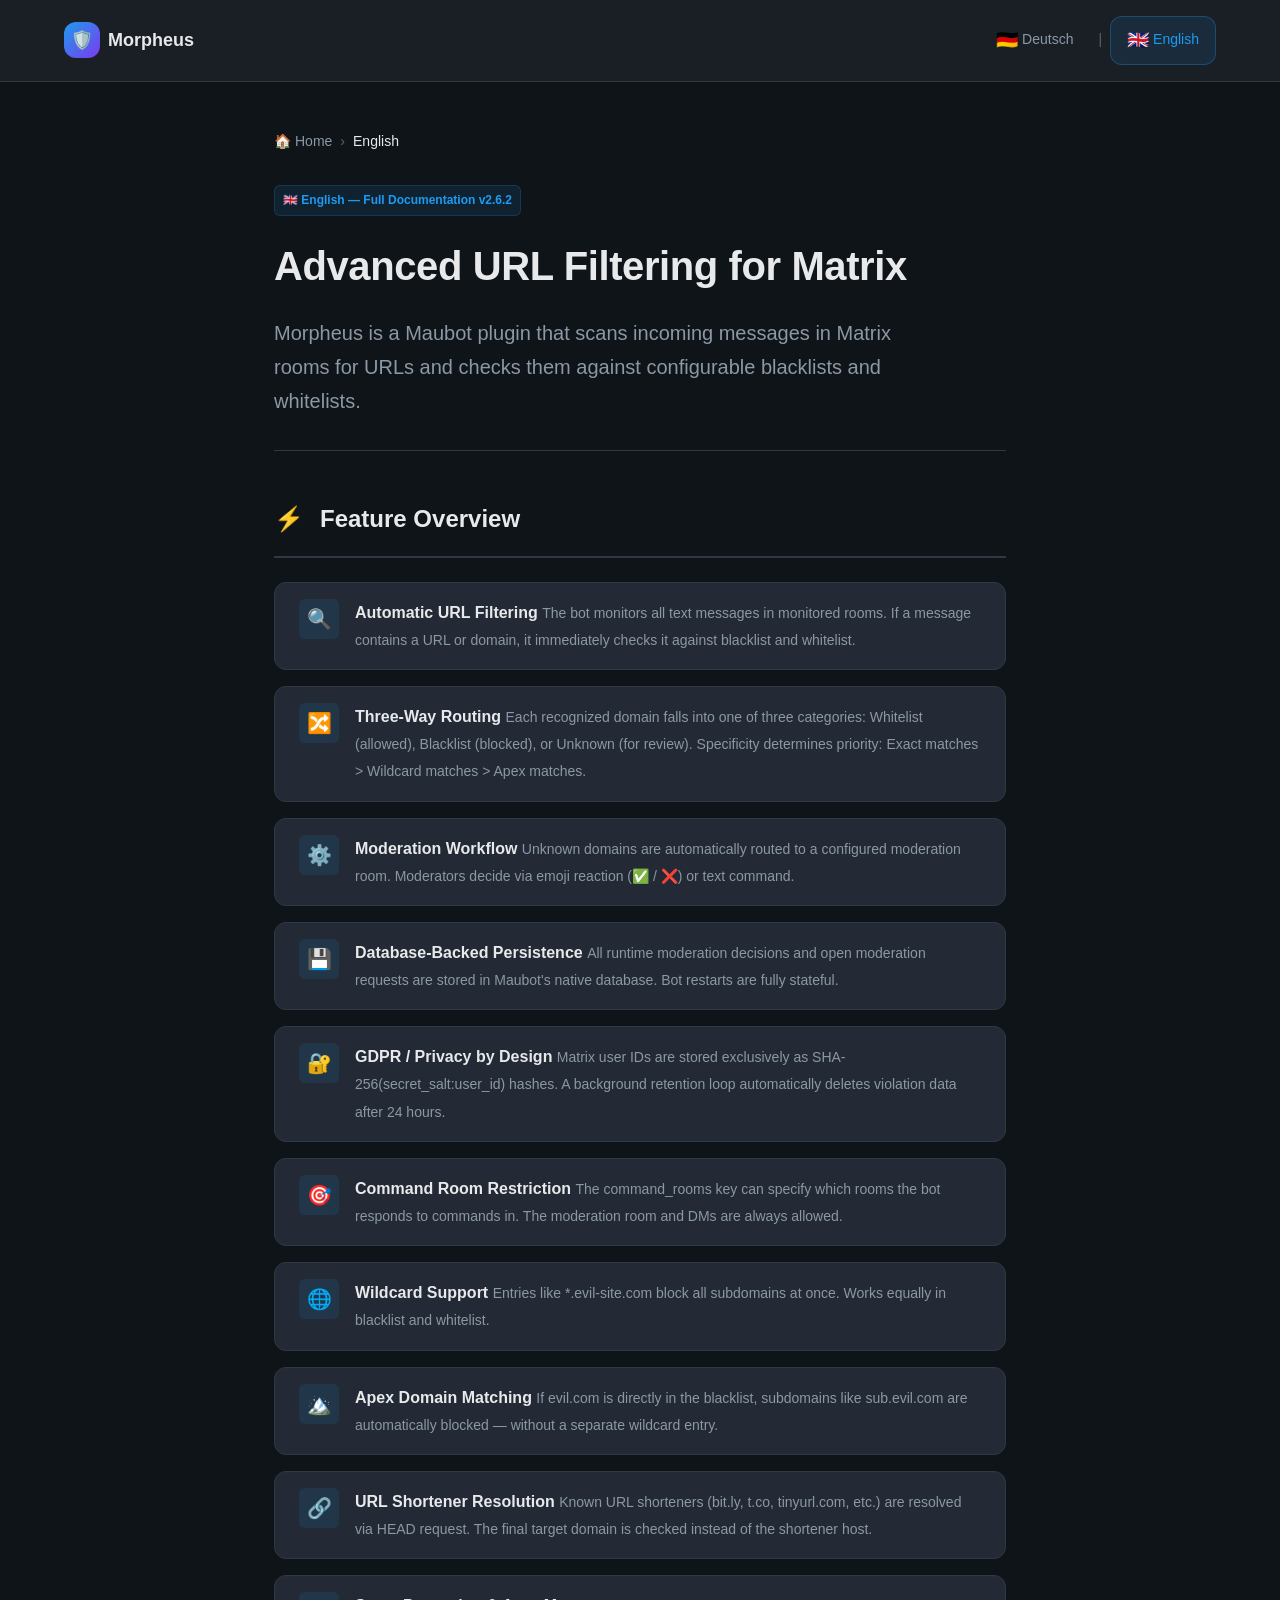
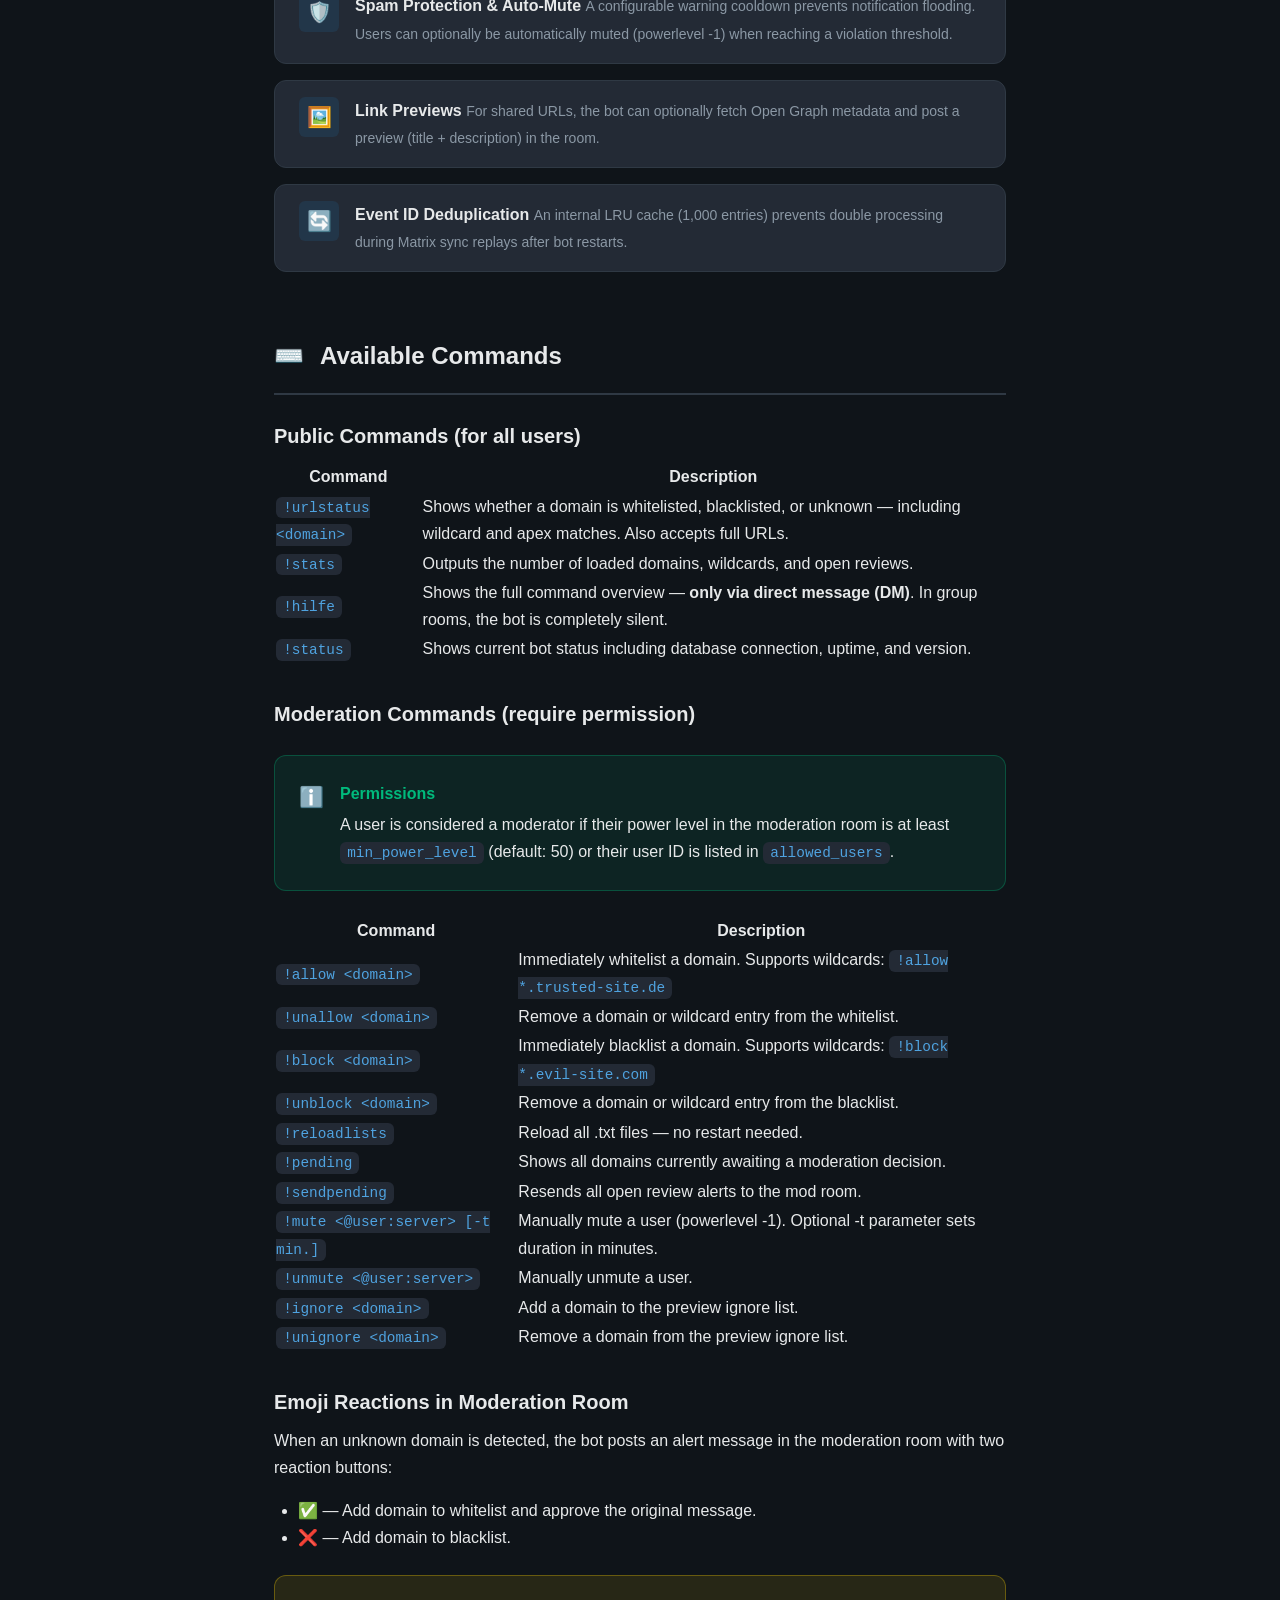
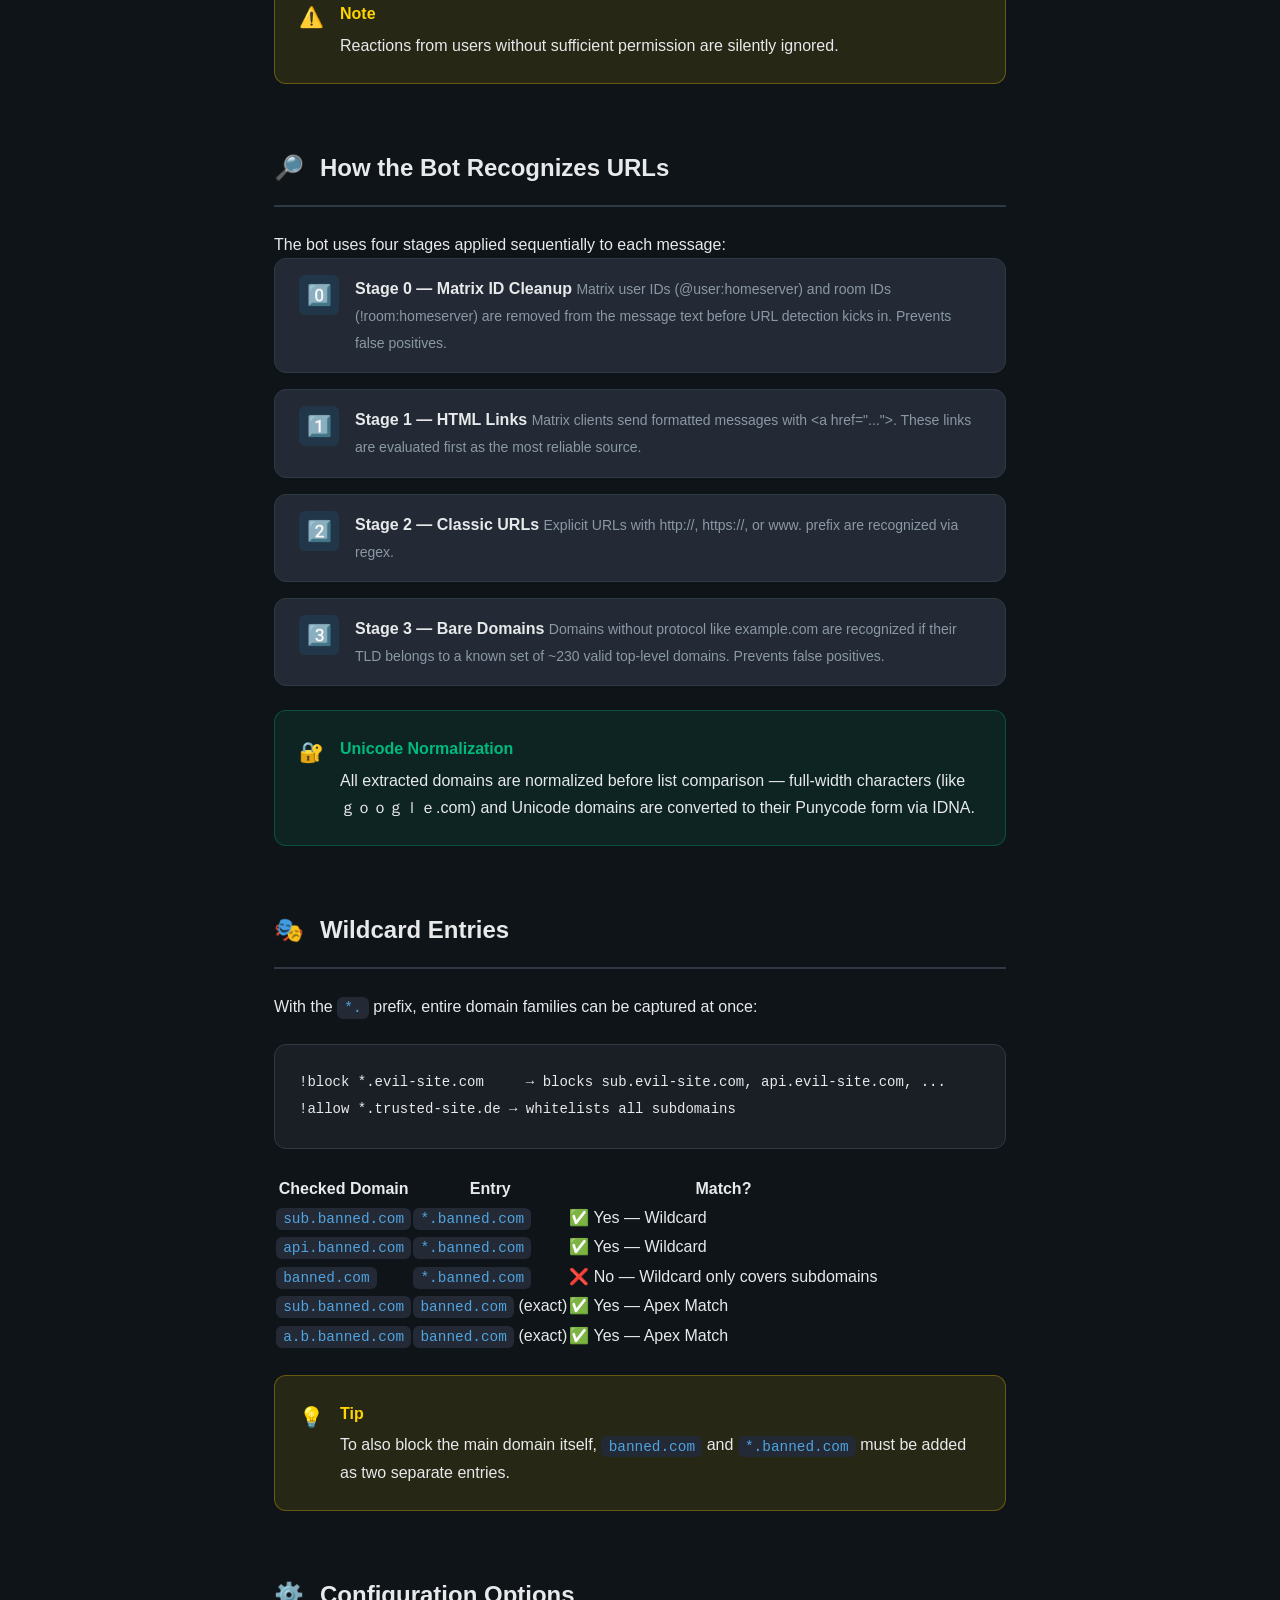
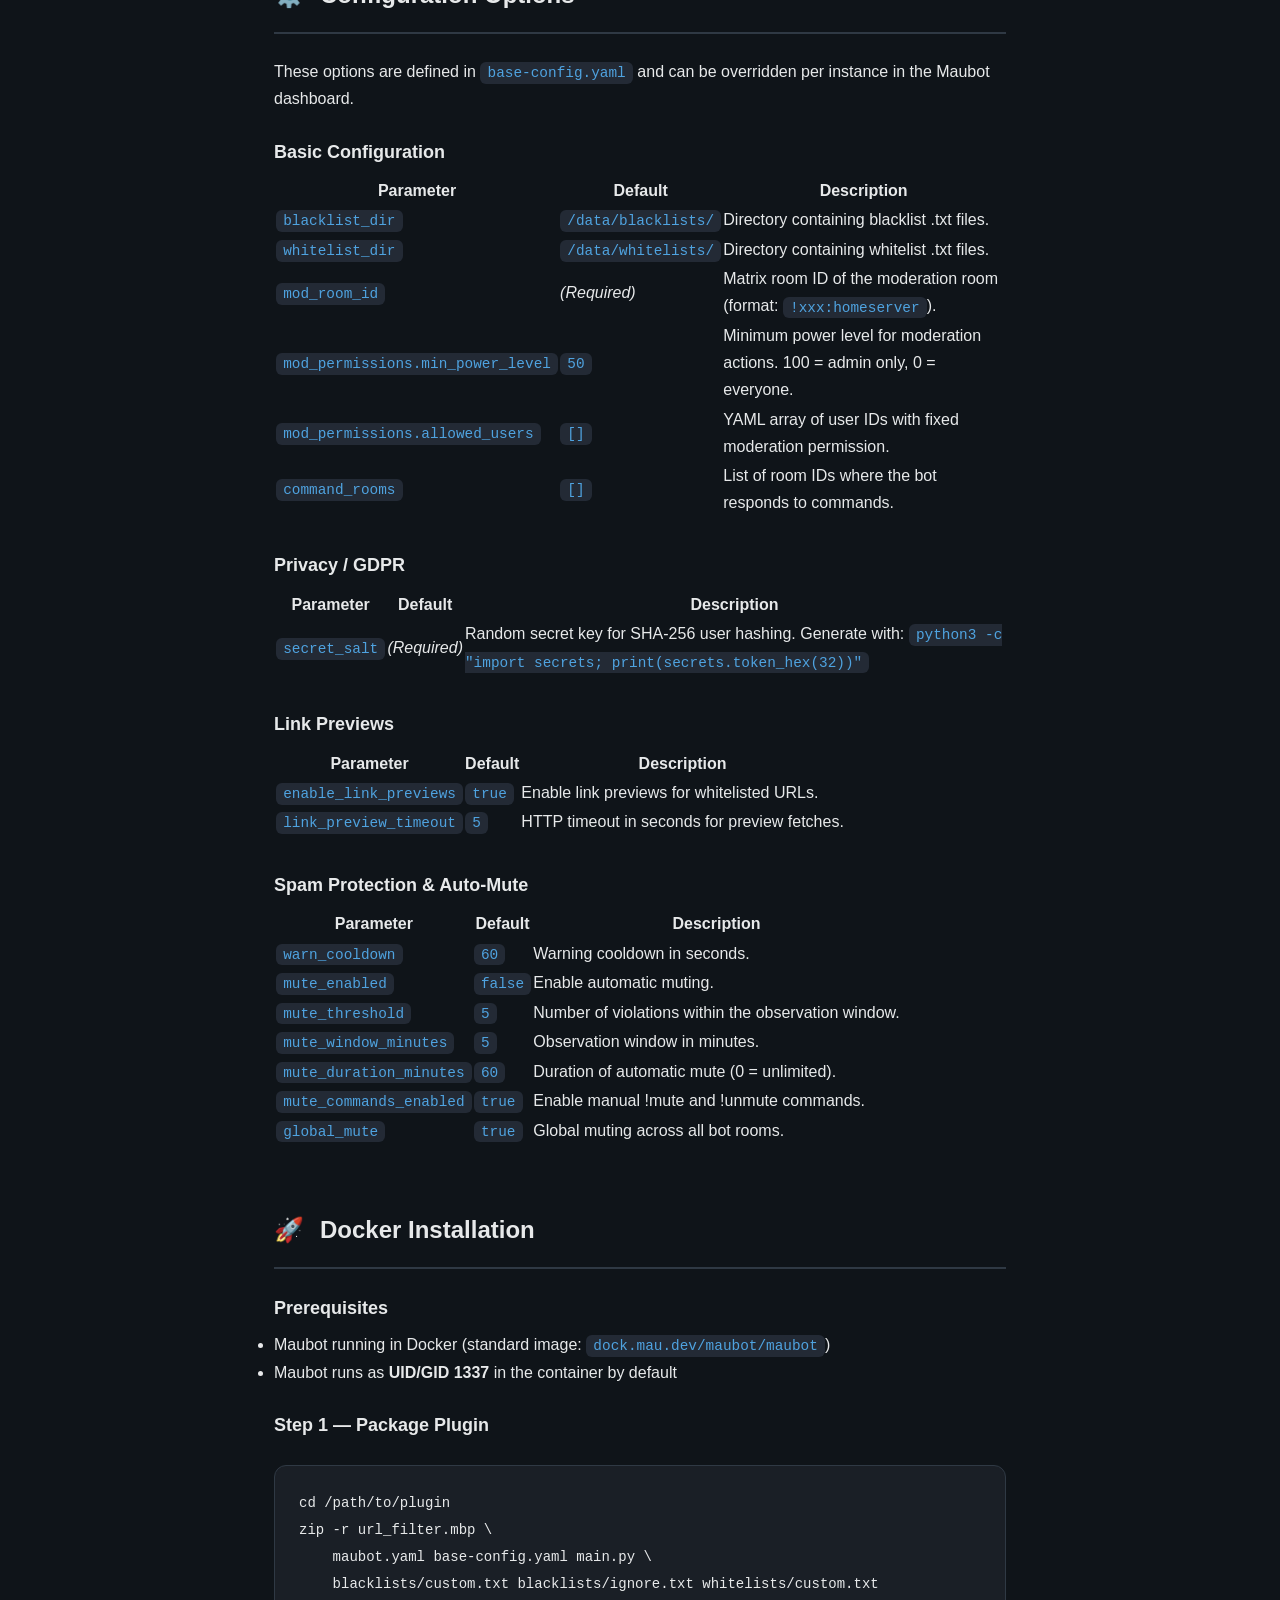
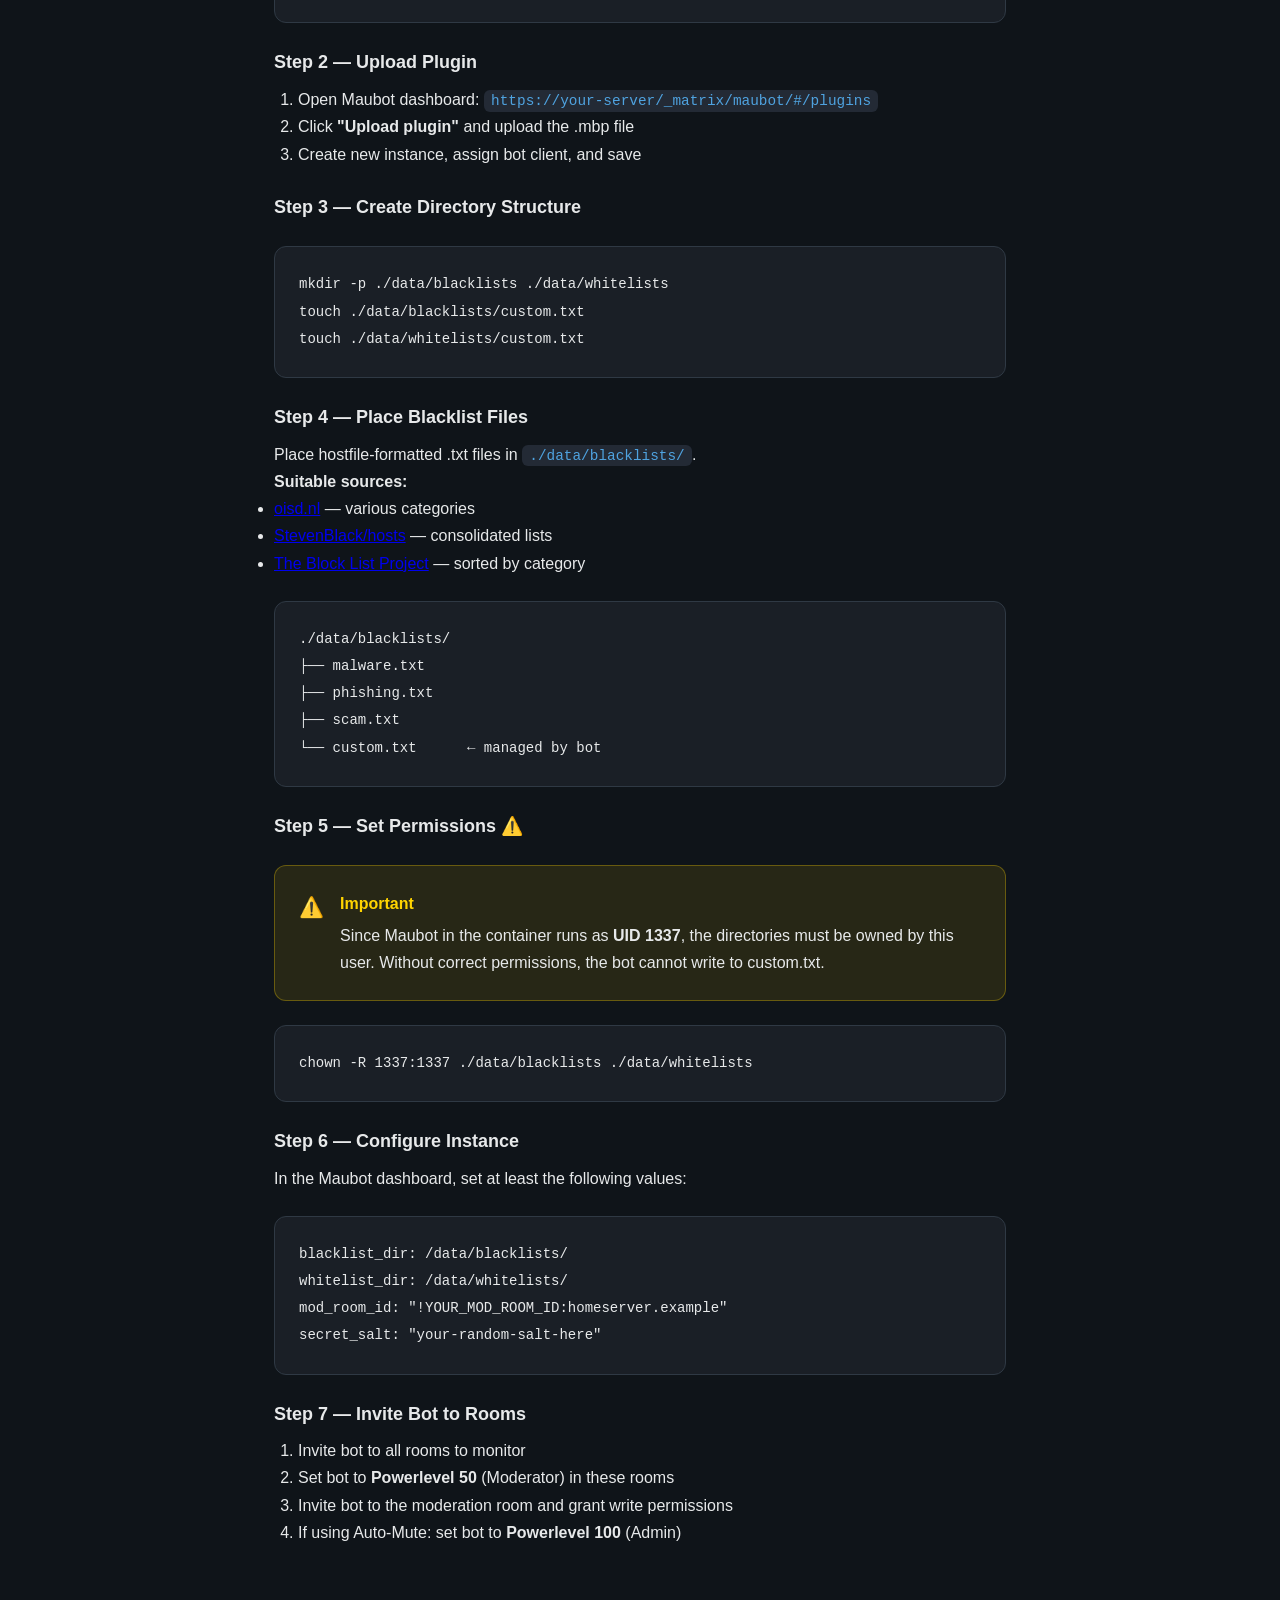
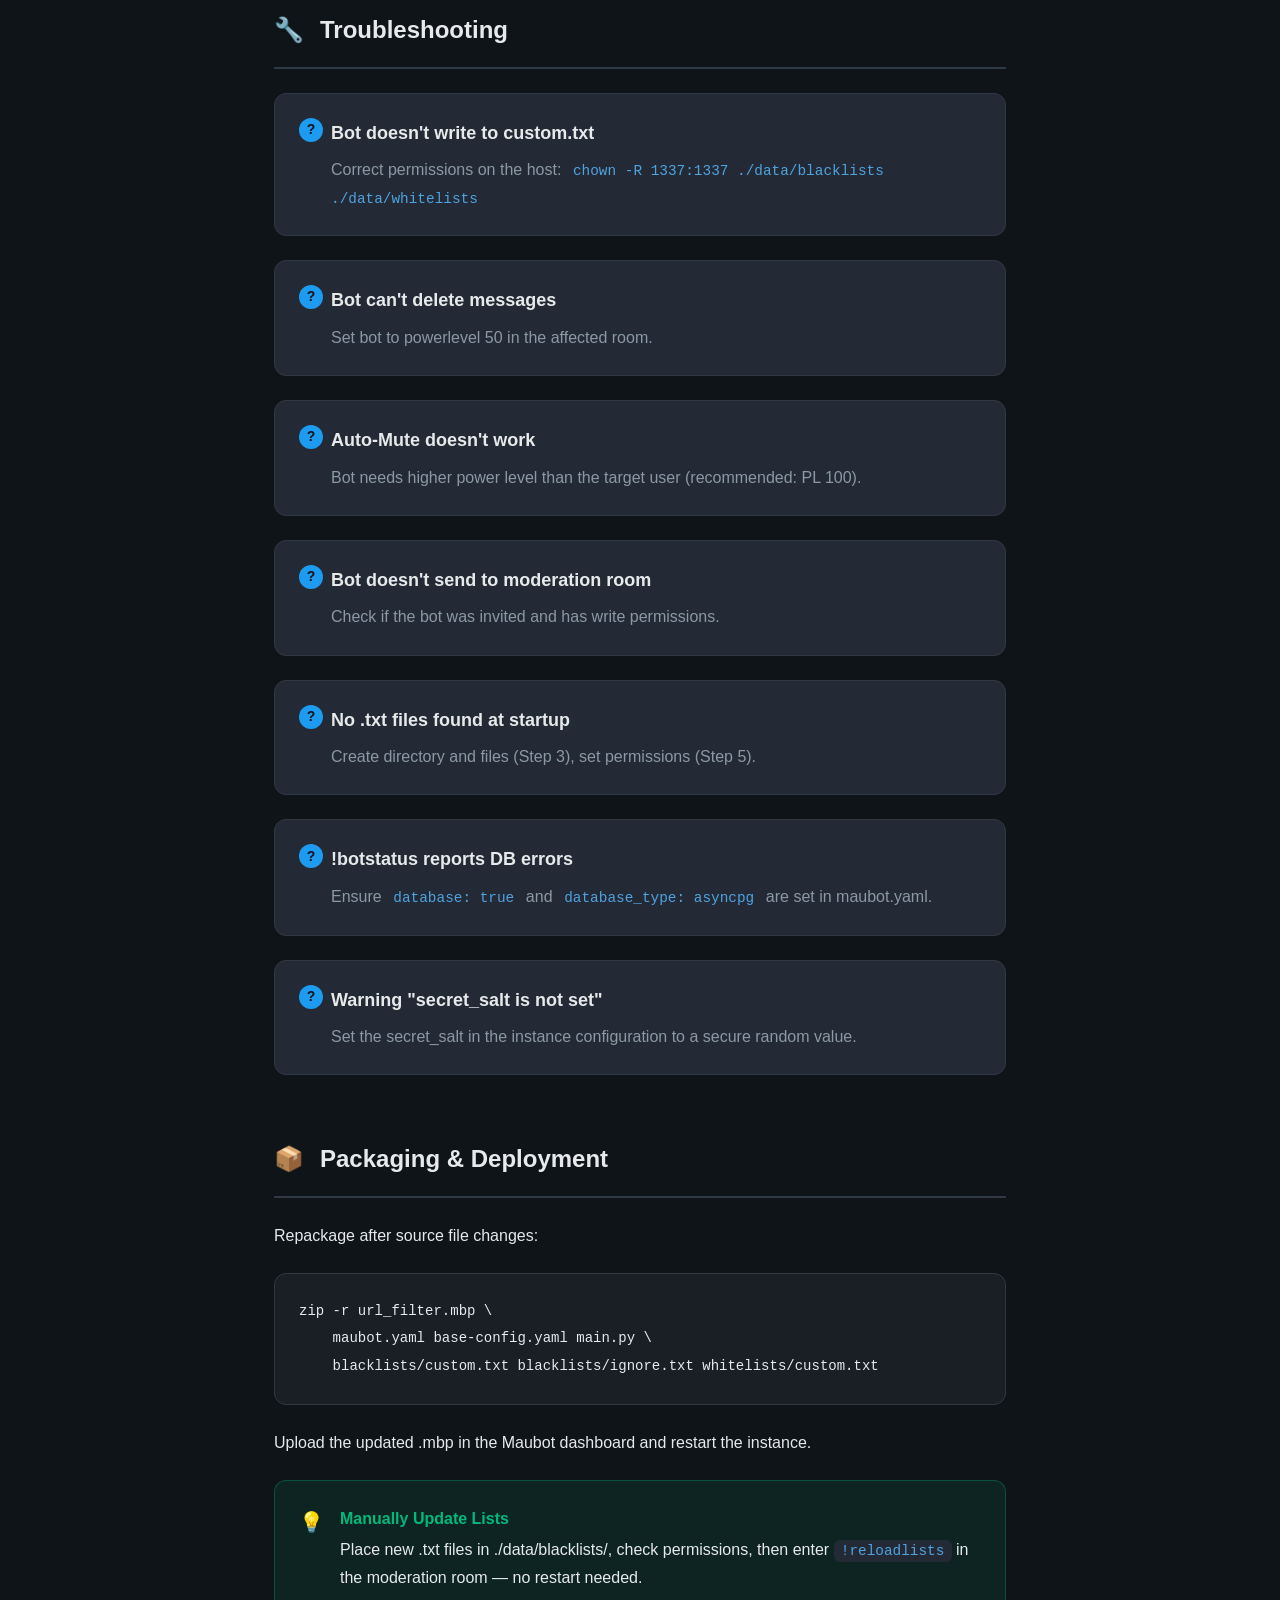
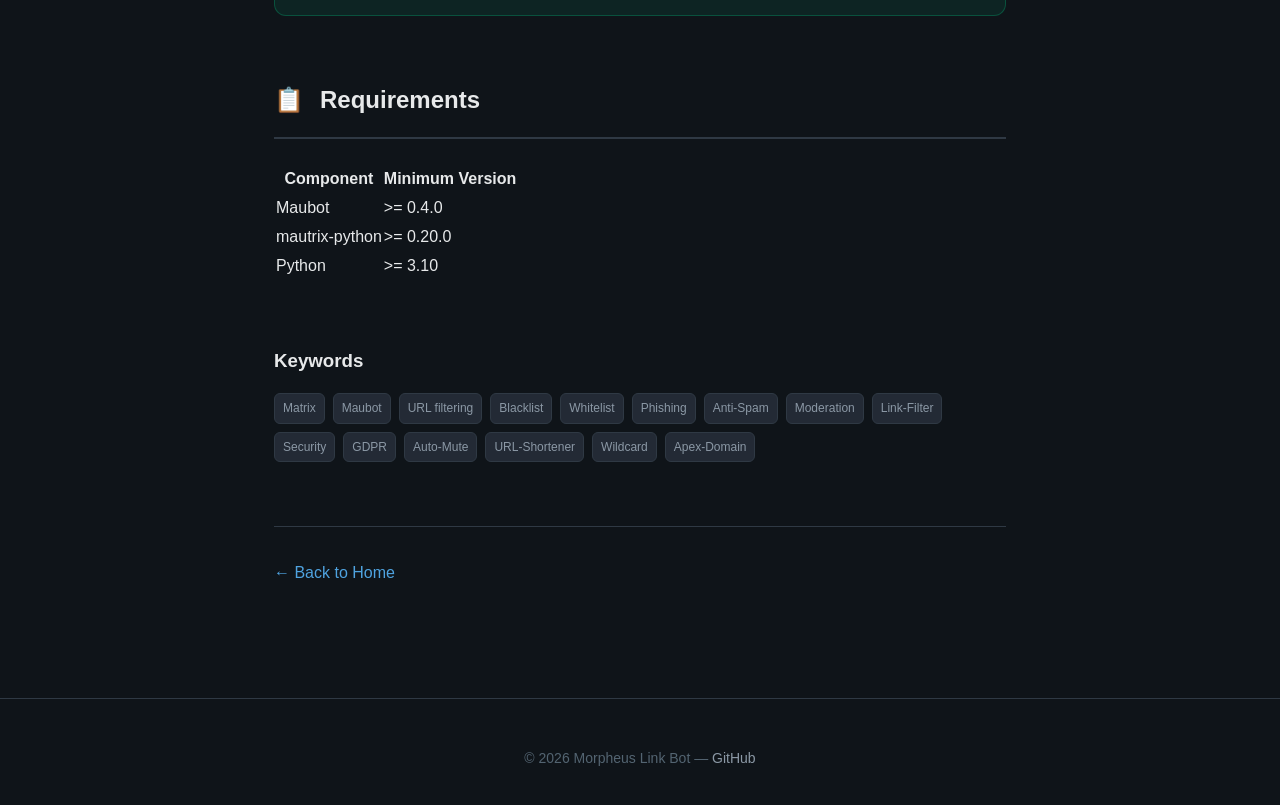
<file: en/index.html>
<!doctype html>
<html lang="en">
<head>
  <meta charset="utf-8" />
  <meta name="viewport" content="width=device-width, initial-scale=1" />
  <title>Morpheus Link Bot — Advanced URL Filtering for Matrix</title>
  <meta name="description" content="Morpheus is a Maubot plugin for Matrix with advanced URL filtering, Blacklist/Whitelist, anti-spam protection, and GDPR-compliant moderation workflows." />
  <link rel="canonical" href="https://m2tecdev.github.io/morpheus-link-bot/en/" />

  <!-- Open Graph -->
  <meta property="og:type" content="article" />
  <meta property="og:url" content="https://m2tecdev.github.io/morpheus-link-bot/en/" />
  <meta property="og:title" content="Morpheus Link Bot — Advanced URL Filtering for Matrix" />
  <meta property="og:description" content="Maubot plugin for Matrix: URL filtering, Blacklist/Whitelist, anti-spam, and GDPR-compliant moderation workflows." />
  <meta property="og:locale" content="en_GB" />
  <meta property="og:locale:alternate" content="de_DE" />

  <!-- Twitter Card -->
  <meta name="twitter:card" content="summary" />
  <meta name="twitter:title" content="Morpheus Link Bot — Advanced URL Filtering for Matrix" />
  <meta name="twitter:description" content="Maubot plugin for Matrix: URL filtering, anti-spam, and moderation." />

  <!-- hreflang -->
  <link rel="alternate" href="https://m2tecdev.github.io/morpheus-link-bot/de/" hreflang="de" />
  <link rel="alternate" href="https://m2tecdev.github.io/morpheus-link-bot/en/" hreflang="en" />

  <!-- Stylesheet -->
  <link rel="stylesheet" href="../assets/css/styles.css" />
</head>
<body>
  <!-- Skip Link for Accessibility -->
  <a href="#main-content" class="skip-link">Skip to main content</a>

  <!-- Header -->
  <header class="site-header">
    <div class="container">
      <div class="header-inner">
        <a href="../" class="logo">
          <span class="logo-icon">🛡️</span>
          <span>Morpheus</span>
        </a>

        <!-- Mobile Menu Toggle -->
        <button class="mobile-menu-toggle" aria-label="Open menu" onclick="document.querySelector('.lang-switch').classList.toggle('open')">☰</button>

        <!-- Language Switcher -->
        <nav class="lang-switch" aria-label="Language selection">
          <a href="../de/" class="lang-link" hreflang="de">
            <span class="lang-flag">🇩🇪</span>
            <span>Deutsch</span>
          </a>
          <span class="lang-sep" aria-hidden="true">|</span>
          <a href="./" class="lang-link active" hreflang="en">
            <span class="lang-flag">🇬🇧</span>
            <span>English</span>
          </a>
        </nav>
      </div>
    </div>
  </header>

  <!-- Main Content -->
  <main id="main-content">
    <div class="container content-container">

      <!-- Breadcrumb Navigation -->
      <nav class="breadcrumb" aria-label="Breadcrumb">
        <a href="../" class="breadcrumb-link">
          <span>🏠</span>
          <span>Home</span>
        </a>
        <span class="breadcrumb-sep" aria-hidden="true">›</span>
        <span class="breadcrumb-current" aria-current="page">English</span>
      </nav>

      <!-- Language Badge -->
      <div class="lang-badge">
        🇬🇧 English — Full Documentation v2.6.2
      </div>

      <!-- Page Header -->
      <header class="page-header">
        <h1 class="page-title">Advanced URL Filtering for Matrix</h1>
        <p class="page-subtitle">
          Morpheus is a Maubot plugin that scans incoming messages in Matrix rooms for URLs
          and checks them against configurable blacklists and whitelists.
        </p>
      </header>

      <!-- Feature Overview -->
      <section class="content-section" id="features-overview">
        <h2 class="section-title">
          <span class="section-icon">⚡</span>
          Feature Overview
        </h2>

        <div class="feature-list">
          <div class="feature-item">
            <span class="feature-icon">🔍</span>
            <div class="feature-text">
              <span class="feature-title">Automatic URL Filtering</span>
              <span class="feature-desc">The bot monitors all text messages in monitored rooms. If a message contains a URL or domain, it immediately checks it against blacklist and whitelist.</span>
            </div>
          </div>

          <div class="feature-item">
            <span class="feature-icon">🔀</span>
            <div class="feature-text">
              <span class="feature-title">Three-Way Routing</span>
              <span class="feature-desc">Each recognized domain falls into one of three categories: Whitelist (allowed), Blacklist (blocked), or Unknown (for review). Specificity determines priority: Exact matches > Wildcard matches > Apex matches.</span>
            </div>
          </div>

          <div class="feature-item">
            <span class="feature-icon">⚙️</span>
            <div class="feature-text">
              <span class="feature-title">Moderation Workflow</span>
              <span class="feature-desc">Unknown domains are automatically routed to a configured moderation room. Moderators decide via emoji reaction (✅ / ❌) or text command.</span>
            </div>
          </div>

          <div class="feature-item">
            <span class="feature-icon">💾</span>
            <div class="feature-text">
              <span class="feature-title">Database-Backed Persistence</span>
              <span class="feature-desc">All runtime moderation decisions and open moderation requests are stored in Maubot's native database. Bot restarts are fully stateful.</span>
            </div>
          </div>

          <div class="feature-item">
            <span class="feature-icon">🔐</span>
            <div class="feature-text">
              <span class="feature-title">GDPR / Privacy by Design</span>
              <span class="feature-desc">Matrix user IDs are stored exclusively as SHA-256(secret_salt:user_id) hashes. A background retention loop automatically deletes violation data after 24 hours.</span>
            </div>
          </div>

          <div class="feature-item">
            <span class="feature-icon">🎯</span>
            <div class="feature-text">
              <span class="feature-title">Command Room Restriction</span>
              <span class="feature-desc">The command_rooms key can specify which rooms the bot responds to commands in. The moderation room and DMs are always allowed.</span>
            </div>
          </div>

          <div class="feature-item">
            <span class="feature-icon">🌐</span>
            <div class="feature-text">
              <span class="feature-title">Wildcard Support</span>
              <span class="feature-desc">Entries like *.evil-site.com block all subdomains at once. Works equally in blacklist and whitelist.</span>
            </div>
          </div>

          <div class="feature-item">
            <span class="feature-icon">🏔️</span>
            <div class="feature-text">
              <span class="feature-title">Apex Domain Matching</span>
              <span class="feature-desc">If evil.com is directly in the blacklist, subdomains like sub.evil.com are automatically blocked — without a separate wildcard entry.</span>
            </div>
          </div>

          <div class="feature-item">
            <span class="feature-icon">🔗</span>
            <div class="feature-text">
              <span class="feature-title">URL Shortener Resolution</span>
              <span class="feature-desc">Known URL shorteners (bit.ly, t.co, tinyurl.com, etc.) are resolved via HEAD request. The final target domain is checked instead of the shortener host.</span>
            </div>
          </div>

          <div class="feature-item">
            <span class="feature-icon">🛡️</span>
            <div class="feature-text">
              <span class="feature-title">Spam Protection & Auto-Mute</span>
              <span class="feature-desc">A configurable warning cooldown prevents notification flooding. Users can optionally be automatically muted (powerlevel -1) when reaching a violation threshold.</span>
            </div>
          </div>

          <div class="feature-item">
            <span class="feature-icon">🖼️</span>
            <div class="feature-text">
              <span class="feature-title">Link Previews</span>
              <span class="feature-desc">For shared URLs, the bot can optionally fetch Open Graph metadata and post a preview (title + description) in the room.</span>
            </div>
          </div>

          <div class="feature-item">
            <span class="feature-icon">🔄</span>
            <div class="feature-text">
              <span class="feature-title">Event ID Deduplication</span>
              <span class="feature-desc">An internal LRU cache (1,000 entries) prevents double processing during Matrix sync replays after bot restarts.</span>
            </div>
          </div>
        </div>
      </section>

      <!-- Available Commands -->
      <section class="content-section" id="commands">
        <h2 class="section-title">
          <span class="section-icon">⌨️</span>
          Available Commands
        </h2>

        <h3 style="font-size: var(--text-xl); margin: var(--space-4) 0 var(--space-2); color: var(--color-fg);">Public Commands (for all users)</h3>

        <div class="table-wrapper">
          <table>
            <thead>
              <tr>
                <th>Command</th>
                <th>Description</th>
              </tr>
            </thead>
            <tbody>
              <tr>
                <td><code>!urlstatus &lt;domain&gt;</code></td>
                <td>Shows whether a domain is whitelisted, blacklisted, or unknown — including wildcard and apex matches. Also accepts full URLs.</td>
              </tr>
              <tr>
                <td><code>!stats</code></td>
                <td>Outputs the number of loaded domains, wildcards, and open reviews.</td>
              </tr>
              <tr>
                <td><code>!hilfe</code></td>
                <td>Shows the full command overview — <strong>only via direct message (DM)</strong>. In group rooms, the bot is completely silent.</td>
              </tr>
              <tr>
                <td><code>!status</code></td>
                <td>Shows current bot status including database connection, uptime, and version.</td>
              </tr>
            </tbody>
          </table>
        </div>

        <h3 style="font-size: var(--text-xl); margin: var(--space-5) 0 var(--space-2); color: var(--color-fg);">Moderation Commands (require permission)</h3>

        <div class="info-box tip">
          <span class="info-box-icon">ℹ️</span>
          <div class="info-box-content">
            <div class="info-box-title">Permissions</div>
            <p>A user is considered a moderator if their power level in the moderation room is at least <code>min_power_level</code> (default: 50) or their user ID is listed in <code>allowed_users</code>.</p>
          </div>
        </div>

        <div class="table-wrapper">
          <table>
            <thead>
              <tr>
                <th>Command</th>
                <th>Description</th>
              </tr>
            </thead>
            <tbody>
              <tr>
                <td><code>!allow &lt;domain&gt;</code></td>
                <td>Immediately whitelist a domain. Supports wildcards: <code>!allow *.trusted-site.de</code></td>
              </tr>
              <tr>
                <td><code>!unallow &lt;domain&gt;</code></td>
                <td>Remove a domain or wildcard entry from the whitelist.</td>
              </tr>
              <tr>
                <td><code>!block &lt;domain&gt;</code></td>
                <td>Immediately blacklist a domain. Supports wildcards: <code>!block *.evil-site.com</code></td>
              </tr>
              <tr>
                <td><code>!unblock &lt;domain&gt;</code></td>
                <td>Remove a domain or wildcard entry from the blacklist.</td>
              </tr>
              <tr>
                <td><code>!reloadlists</code></td>
                <td>Reload all .txt files — no restart needed.</td>
              </tr>
              <tr>
                <td><code>!pending</code></td>
                <td>Shows all domains currently awaiting a moderation decision.</td>
              </tr>
              <tr>
                <td><code>!sendpending</code></td>
                <td>Resends all open review alerts to the mod room.</td>
              </tr>
              <tr>
                <td><code>!mute &lt;@user:server&gt; [-t min.]</code></td>
                <td>Manually mute a user (powerlevel -1). Optional -t parameter sets duration in minutes.</td>
              </tr>
              <tr>
                <td><code>!unmute &lt;@user:server&gt;</code></td>
                <td>Manually unmute a user.</td>
              </tr>
              <tr>
                <td><code>!ignore &lt;domain&gt;</code></td>
                <td>Add a domain to the preview ignore list.</td>
              </tr>
              <tr>
                <td><code>!unignore &lt;domain&gt;</code></td>
                <td>Remove a domain from the preview ignore list.</td>
              </tr>
            </tbody>
          </table>
        </div>

        <h3 style="font-size: var(--text-xl); margin: var(--space-5) 0 var(--space-2); color: var(--color-fg);">Emoji Reactions in Moderation Room</h3>

        <p>When an unknown domain is detected, the bot posts an alert message in the moderation room with two reaction buttons:</p>

        <ul style="margin: var(--space-3) 0; padding-left: var(--space-4);">
          <li><strong>✅</strong> — Add domain to whitelist and approve the original message.</li>
          <li><strong>❌</strong> — Add domain to blacklist.</li>
        </ul>

        <div class="info-box warning">
          <span class="info-box-icon">⚠️</span>
          <div class="info-box-content">
            <div class="info-box-title">Note</div>
            <p>Reactions from users without sufficient permission are silently ignored.</p>
          </div>
        </div>
      </section>

      <!-- How the Bot Recognizes URLs -->
      <section class="content-section" id="url-detection">
        <h2 class="section-title">
          <span class="section-icon">🔎</span>
          How the Bot Recognizes URLs
        </h2>

        <p>The bot uses four stages applied sequentially to each message:</p>

        <div class="feature-list">
          <div class="feature-item">
            <span class="feature-icon">0️⃣</span>
            <div class="feature-text">
              <span class="feature-title">Stage 0 — Matrix ID Cleanup</span>
              <span class="feature-desc">Matrix user IDs (@user:homeserver) and room IDs (!room:homeserver) are removed from the message text before URL detection kicks in. Prevents false positives.</span>
            </div>
          </div>

          <div class="feature-item">
            <span class="feature-icon">1️⃣</span>
            <div class="feature-text">
              <span class="feature-title">Stage 1 — HTML Links</span>
              <span class="feature-desc">Matrix clients send formatted messages with &lt;a href="..."&gt;. These links are evaluated first as the most reliable source.</span>
            </div>
          </div>

          <div class="feature-item">
            <span class="feature-icon">2️⃣</span>
            <div class="feature-text">
              <span class="feature-title">Stage 2 — Classic URLs</span>
              <span class="feature-desc">Explicit URLs with http://, https://, or www. prefix are recognized via regex.</span>
            </div>
          </div>

          <div class="feature-item">
            <span class="feature-icon">3️⃣</span>
            <div class="feature-text">
              <span class="feature-title">Stage 3 — Bare Domains</span>
              <span class="feature-desc">Domains without protocol like example.com are recognized if their TLD belongs to a known set of ~230 valid top-level domains. Prevents false positives.</span>
            </div>
          </div>
        </div>

        <div class="info-box tip">
          <span class="info-box-icon">🔐</span>
          <div class="info-box-content">
            <div class="info-box-title">Unicode Normalization</div>
            <p>All extracted domains are normalized before list comparison — full-width characters (like ｇｏｏｇｌｅ.com) and Unicode domains are converted to their Punycode form via IDNA.</p>
          </div>
        </div>
      </section>

      <!-- Wildcard Entries -->
      <section class="content-section" id="wildcards">
        <h2 class="section-title">
          <span class="section-icon">🎭</span>
          Wildcard Entries
        </h2>

        <p>With the <code>*.</code> prefix, entire domain families can be captured at once:</p>

        <pre><code>!block *.evil-site.com     → blocks sub.evil-site.com, api.evil-site.com, ...
!allow *.trusted-site.de → whitelists all subdomains</code></pre>

        <div class="table-wrapper">
          <table>
            <thead>
              <tr>
                <th>Checked Domain</th>
                <th>Entry</th>
                <th>Match?</th>
              </tr>
            </thead>
            <tbody>
              <tr>
                <td><code>sub.banned.com</code></td>
                <td><code>*.banned.com</code></td>
                <td>✅ Yes — Wildcard</td>
              </tr>
              <tr>
                <td><code>api.banned.com</code></td>
                <td><code>*.banned.com</code></td>
                <td>✅ Yes — Wildcard</td>
              </tr>
              <tr>
                <td><code>banned.com</code></td>
                <td><code>*.banned.com</code></td>
                <td>❌ No — Wildcard only covers subdomains</td>
              </tr>
              <tr>
                <td><code>sub.banned.com</code></td>
                <td><code>banned.com</code> (exact)</td>
                <td>✅ Yes — Apex Match</td>
              </tr>
              <tr>
                <td><code>a.b.banned.com</code></td>
                <td><code>banned.com</code> (exact)</td>
                <td>✅ Yes — Apex Match</td>
              </tr>
            </tbody>
          </table>
        </div>

        <div class="info-box warning">
          <span class="info-box-icon">💡</span>
          <div class="info-box-content">
            <div class="info-box-title">Tip</div>
            <p>To also block the main domain itself, <code>banned.com</code> and <code>*.banned.com</code> must be added as two separate entries.</p>
          </div>
        </div>
      </section>

      <!-- Configuration Options -->
      <section class="content-section" id="configuration">
        <h2 class="section-title">
          <span class="section-icon">⚙️</span>
          Configuration Options
        </h2>

        <p>These options are defined in <code>base-config.yaml</code> and can be overridden per instance in the Maubot dashboard.</p>

        <h3 style="font-size: var(--text-lg); margin: var(--space-4) 0 var(--space-2); color: var(--color-fg);">Basic Configuration</h3>

        <div class="table-wrapper">
          <table>
            <thead>
              <tr>
                <th>Parameter</th>
                <th>Default</th>
                <th>Description</th>
              </tr>
            </thead>
            <tbody>
              <tr>
                <td><code>blacklist_dir</code></td>
                <td><code>/data/blacklists/</code></td>
                <td>Directory containing blacklist .txt files.</td>
              </tr>
              <tr>
                <td><code>whitelist_dir</code></td>
                <td><code>/data/whitelists/</code></td>
                <td>Directory containing whitelist .txt files.</td>
              </tr>
              <tr>
                <td><code>mod_room_id</code></td>
                <td><em>(Required)</em></td>
                <td>Matrix room ID of the moderation room (format: <code>!xxx:homeserver</code>).</td>
              </tr>
              <tr>
                <td><code>mod_permissions.min_power_level</code></td>
                <td><code>50</code></td>
                <td>Minimum power level for moderation actions. 100 = admin only, 0 = everyone.</td>
              </tr>
              <tr>
                <td><code>mod_permissions.allowed_users</code></td>
                <td><code>[]</code></td>
                <td>YAML array of user IDs with fixed moderation permission.</td>
              </tr>
              <tr>
                <td><code>command_rooms</code></td>
                <td><code>[]</code></td>
                <td>List of room IDs where the bot responds to commands.</td>
              </tr>
            </tbody>
          </table>
        </div>

        <h3 style="font-size: var(--text-lg); margin: var(--space-5) 0 var(--space-2); color: var(--color-fg);">Privacy / GDPR</h3>

        <div class="table-wrapper">
          <table>
            <thead>
              <tr>
                <th>Parameter</th>
                <th>Default</th>
                <th>Description</th>
              </tr>
            </thead>
            <tbody>
              <tr>
                <td><code>secret_salt</code></td>
                <td><em>(Required)</em></td>
                <td>Random secret key for SHA-256 user hashing. Generate with: <code>python3 -c "import secrets; print(secrets.token_hex(32))"</code></td>
              </tr>
            </tbody>
          </table>
        </div>

        <h3 style="font-size: var(--text-lg); margin: var(--space-5) 0 var(--space-2); color: var(--color-fg);">Link Previews</h3>

        <div class="table-wrapper">
          <table>
            <thead>
              <tr>
                <th>Parameter</th>
                <th>Default</th>
                <th>Description</th>
              </tr>
            </thead>
            <tbody>
              <tr>
                <td><code>enable_link_previews</code></td>
                <td><code>true</code></td>
                <td>Enable link previews for whitelisted URLs.</td>
              </tr>
              <tr>
                <td><code>link_preview_timeout</code></td>
                <td><code>5</code></td>
                <td>HTTP timeout in seconds for preview fetches.</td>
              </tr>
            </tbody>
          </table>
        </div>

        <h3 style="font-size: var(--text-lg); margin: var(--space-5) 0 var(--space-2); color: var(--color-fg);">Spam Protection & Auto-Mute</h3>

        <div class="table-wrapper">
          <table>
            <thead>
              <tr>
                <th>Parameter</th>
                <th>Default</th>
                <th>Description</th>
              </tr>
            </thead>
            <tbody>
              <tr>
                <td><code>warn_cooldown</code></td>
                <td><code>60</code></td>
                <td>Warning cooldown in seconds.</td>
              </tr>
              <tr>
                <td><code>mute_enabled</code></td>
                <td><code>false</code></td>
                <td>Enable automatic muting.</td>
              </tr>
              <tr>
                <td><code>mute_threshold</code></td>
                <td><code>5</code></td>
                <td>Number of violations within the observation window.</td>
              </tr>
              <tr>
                <td><code>mute_window_minutes</code></td>
                <td><code>5</code></td>
                <td>Observation window in minutes.</td>
              </tr>
              <tr>
                <td><code>mute_duration_minutes</code></td>
                <td><code>60</code></td>
                <td>Duration of automatic mute (0 = unlimited).</td>
              </tr>
              <tr>
                <td><code>mute_commands_enabled</code></td>
                <td><code>true</code></td>
                <td>Enable manual !mute and !unmute commands.</td>
              </tr>
              <tr>
                <td><code>global_mute</code></td>
                <td><code>true</code></td>
                <td>Global muting across all bot rooms.</td>
              </tr>
            </tbody>
          </table>
        </div>
      </section>

      <!-- Installation -->
      <section class="content-section" id="installation">
        <h2 class="section-title">
          <span class="section-icon">🚀</span>
          Docker Installation
        </h2>

        <h3 style="font-size: var(--text-lg); margin: var(--space-4) 0 var(--space-2); color: var(--color-fg);">Prerequisites</h3>
        <ul style="margin-bottom: var(--space-4);">
          <li>Maubot running in Docker (standard image: <code>dock.mau.dev/maubot/maubot</code>)</li>
          <li>Maubot runs as <strong>UID/GID 1337</strong> in the container by default</li>
        </ul>

        <h3 style="font-size: var(--text-lg); margin: var(--space-4) 0 var(--space-2); color: var(--color-fg);">Step 1 — Package Plugin</h3>
        <pre><code>cd /path/to/plugin
zip -r url_filter.mbp \
    maubot.yaml base-config.yaml main.py \
    blacklists/custom.txt blacklists/ignore.txt whitelists/custom.txt</code></pre>

        <h3 style="font-size: var(--text-lg); margin: var(--space-4) 0 var(--space-2); color: var(--color-fg);">Step 2 — Upload Plugin</h3>
        <ol style="padding-left: var(--space-4); margin-bottom: var(--space-4);">
          <li>Open Maubot dashboard: <code>https://your-server/_matrix/maubot/#/plugins</code></li>
          <li>Click <strong>"Upload plugin"</strong> and upload the .mbp file</li>
          <li>Create new instance, assign bot client, and save</li>
        </ol>

        <h3 style="font-size: var(--text-lg); margin: var(--space-4) 0 var(--space-2); color: var(--color-fg);">Step 3 — Create Directory Structure</h3>
        <pre><code>mkdir -p ./data/blacklists ./data/whitelists
touch ./data/blacklists/custom.txt
touch ./data/whitelists/custom.txt</code></pre>

        <h3 style="font-size: var(--text-lg); margin: var(--space-4) 0 var(--space-2); color: var(--color-fg);">Step 4 — Place Blacklist Files</h3>
        <p>Place hostfile-formatted .txt files in <code>./data/blacklists/</code>.</p>
        <p><strong>Suitable sources:</strong></p>
        <ul style="margin-bottom: var(--space-4);">
          <li><a href="https://oisd.nl/" target="_blank" rel="noopener">oisd.nl</a> — various categories</li>
          <li><a href="https://github.com/StevenBlack/hosts" target="_blank" rel="noopener">StevenBlack/hosts</a> — consolidated lists</li>
          <li><a href="https://blocklistproject.github.io/Lists/" target="_blank" rel="noopener">The Block List Project</a> — sorted by category</li>
        </ul>

        <pre><code>./data/blacklists/
├── malware.txt
├── phishing.txt
├── scam.txt
└── custom.txt      ← managed by bot</code></pre>

        <h3 style="font-size: var(--text-lg); margin: var(--space-4) 0 var(--space-2); color: var(--color-fg);">Step 5 — Set Permissions ⚠️</h3>
        <div class="info-box warning">
          <span class="info-box-icon">⚠️</span>
          <div class="info-box-content">
            <div class="info-box-title">Important</div>
            <p>Since Maubot in the container runs as <strong>UID 1337</strong>, the directories must be owned by this user. Without correct permissions, the bot cannot write to custom.txt.</p>
          </div>
        </div>
        <pre><code>chown -R 1337:1337 ./data/blacklists ./data/whitelists</code></pre>

        <h3 style="font-size: var(--text-lg); margin: var(--space-4) 0 var(--space-2); color: var(--color-fg);">Step 6 — Configure Instance</h3>
        <p>In the Maubot dashboard, set at least the following values:</p>
        <pre><code>blacklist_dir: /data/blacklists/
whitelist_dir: /data/whitelists/
mod_room_id: "!YOUR_MOD_ROOM_ID:homeserver.example"
secret_salt: "your-random-salt-here"</code></pre>

        <h3 style="font-size: var(--text-lg); margin: var(--space-4) 0 var(--space-2); color: var(--color-fg);">Step 7 — Invite Bot to Rooms</h3>
        <ol style="padding-left: var(--space-4); margin-bottom: var(--space-4);">
          <li>Invite bot to all rooms to monitor</li>
          <li>Set bot to <strong>Powerlevel 50</strong> (Moderator) in these rooms</li>
          <li>Invite bot to the moderation room and grant write permissions</li>
          <li>If using Auto-Mute: set bot to <strong>Powerlevel 100</strong> (Admin)</li>
        </ol>
      </section>

      <!-- Troubleshooting -->
      <section class="content-section" id="troubleshooting">
        <h2 class="section-title">
          <span class="section-icon">🔧</span>
          Troubleshooting
        </h2>

        <div class="faq-list">
          <div class="faq-item">
            <dt class="faq-question">Bot doesn't write to custom.txt</dt>
            <dd class="faq-answer">Correct permissions on the host: <code>chown -R 1337:1337 ./data/blacklists ./data/whitelists</code></dd>
          </div>

          <div class="faq-item">
            <dt class="faq-question">Bot can't delete messages</dt>
            <dd class="faq-answer">Set bot to powerlevel 50 in the affected room.</dd>
          </div>

          <div class="faq-item">
            <dt class="faq-question">Auto-Mute doesn't work</dt>
            <dd class="faq-answer">Bot needs higher power level than the target user (recommended: PL 100).</dd>
          </div>

          <div class="faq-item">
            <dt class="faq-question">Bot doesn't send to moderation room</dt>
            <dd class="faq-answer">Check if the bot was invited and has write permissions.</dd>
          </div>

          <div class="faq-item">
            <dt class="faq-question">No .txt files found at startup</dt>
            <dd class="faq-answer">Create directory and files (Step 3), set permissions (Step 5).</dd>
          </div>

          <div class="faq-item">
            <dt class="faq-question">!botstatus reports DB errors</dt>
            <dd class="faq-answer">Ensure <code>database: true</code> and <code>database_type: asyncpg</code> are set in maubot.yaml.</dd>
          </div>

          <div class="faq-item">
            <dt class="faq-question">Warning "secret_salt is not set"</dt>
            <dd class="faq-answer">Set the secret_salt in the instance configuration to a secure random value.</dd>
          </div>
        </div>
      </section>

      <!-- Packaging & Deployment -->
      <section class="content-section" id="deployment">
        <h2 class="section-title">
          <span class="section-icon">📦</span>
          Packaging & Deployment
        </h2>

        <p>Repackage after source file changes:</p>
        <pre><code>zip -r url_filter.mbp \
    maubot.yaml base-config.yaml main.py \
    blacklists/custom.txt blacklists/ignore.txt whitelists/custom.txt</code></pre>

        <p style="margin-top: var(--space-3);">Upload the updated .mbp in the Maubot dashboard and restart the instance.</p>

        <div class="info-box tip">
          <span class="info-box-icon">💡</span>
          <div class="info-box-content">
            <div class="info-box-title">Manually Update Lists</div>
            <p>Place new .txt files in ./data/blacklists/, check permissions, then enter <code>!reloadlists</code> in the moderation room — no restart needed.</p>
          </div>
        </div>
      </section>

      <!-- Requirements -->
      <section class="content-section" id="requirements">
        <h2 class="section-title">
          <span class="section-icon">📋</span>
          Requirements
        </h2>

        <div class="table-wrapper">
          <table>
            <thead>
              <tr>
                <th>Component</th>
                <th>Minimum Version</th>
              </tr>
            </thead>
            <tbody>
              <tr>
                <td>Maubot</td>
                <td>>= 0.4.0</td>
              </tr>
              <tr>
                <td>mautrix-python</td>
                <td>>= 0.20.0</td>
              </tr>
              <tr>
                <td>Python</td>
                <td>>= 3.10</td>
              </tr>
            </tbody>
          </table>
        </div>
      </section>

      <!-- Keywords -->
      <section class="content-section">
        <h3>Keywords</h3>
        <div class="keyword-list">
          <span class="keyword">Matrix</span>
          <span class="keyword">Maubot</span>
          <span class="keyword">URL filtering</span>
          <span class="keyword">Blacklist</span>
          <span class="keyword">Whitelist</span>
          <span class="keyword">Phishing</span>
          <span class="keyword">Anti-Spam</span>
          <span class="keyword">Moderation</span>
          <span class="keyword">Link-Filter</span>
          <span class="keyword">Security</span>
          <span class="keyword">GDPR</span>
          <span class="keyword">Auto-Mute</span>
          <span class="keyword">URL-Shortener</span>
          <span class="keyword">Wildcard</span>
          <span class="keyword">Apex-Domain</span>
        </div>
      </section>

      <!-- Back Link -->
      <div style="margin-top: 3rem; padding-top: 2rem; border-top: 1px solid var(--color-border);">
        <a href="../" style="display: inline-flex; align-items: center; gap: 0.5rem; color: var(--color-link); text-decoration: none; font-weight: 500;">
          ← Back to Home
        </a>
      </div>

    </div>
  </main>

  <!-- Footer -->
  <footer class="footer">
    <div class="container">
      <p>© 2026 Morpheus Link Bot — <a href="https://github.com/M2tecDev/morpheus-link-bot">GitHub</a></p>
    </div>
  </footer>

  <!-- Mobile Menu Script -->
  <script>
    document.addEventListener('click', function(e) {
      const nav = document.querySelector('.lang-switch');
      const toggle = document.querySelector('.mobile-menu-toggle');
      if (!nav.contains(e.target) && !toggle.contains(e.target)) {
        nav.classList.remove('open');
      }
    });
  </script>
</body>
</html>
</file>
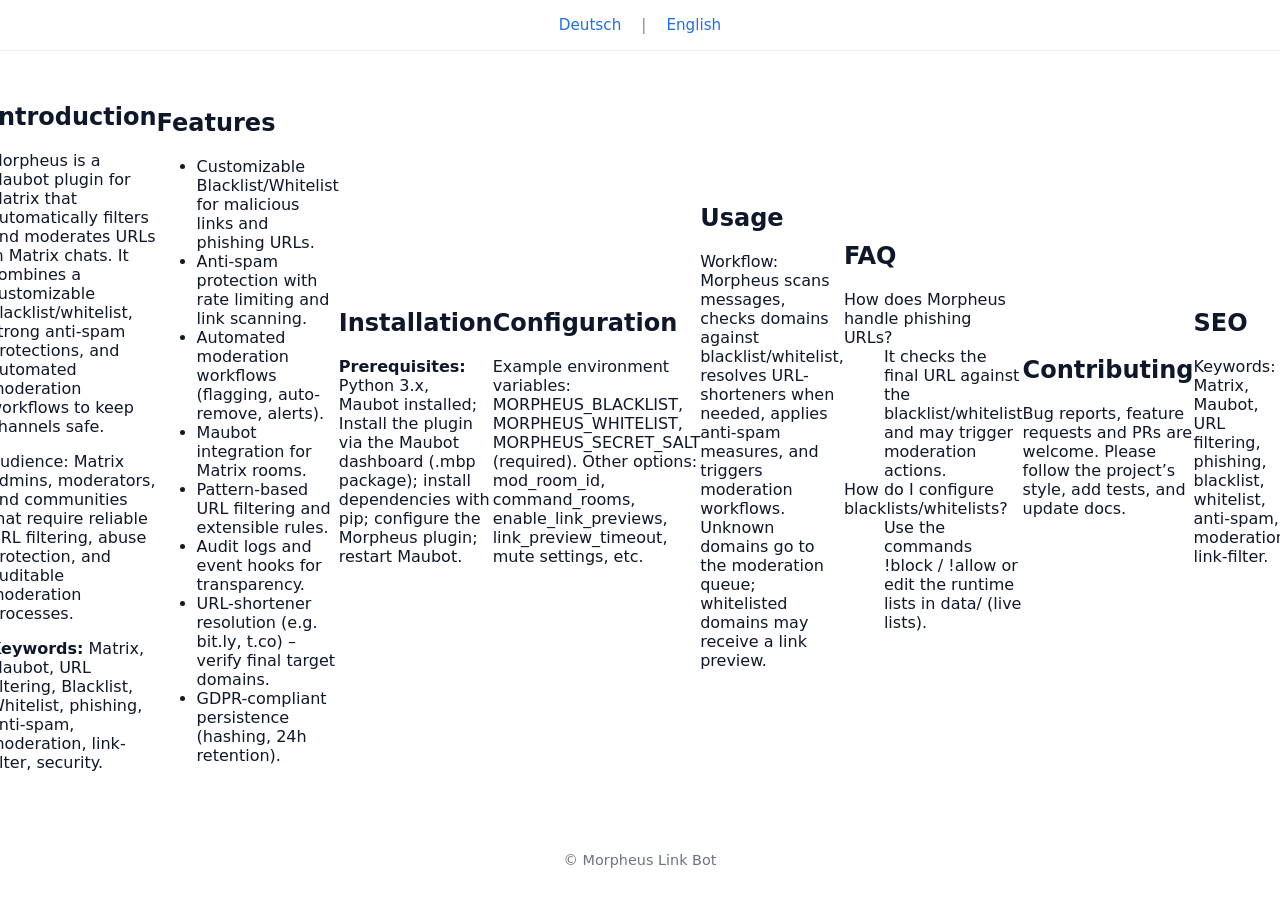
<file: gh-pages/en/index.html>
<!doctype html>
<html lang="en">
<head>
  <meta charset="utf-8" />
  <meta name="viewport" content="width=device-width, initial-scale=1" />
  <title>Morpheus Link Bot — Advanced URL Filtering for Matrix</title>
  <meta name="description" content="Morpheus is a Maubot plugin for Matrix that automatically filters and moderates URLs in matrix chats. Includes customizable Blacklist/Whitelist, anti-spam protections, and automated moderation workflows." />
  <link rel="stylesheet" href="../assets/css/styles.css" />
  <link rel="alternate" href="../de/index.html" hreflang="de" />
  <link rel="alternate" href="index.html" hreflang="en" />
  <link rel="canonical" href="https://M2tecDev.github.io/morpheus-link-bot/en/index.html" />
</head>
<body>
  <header class="site-header">
    <nav class="lang-switch" aria-label="Language switcher">
      <a href="../de/index.html" class="lang-link" title="Deutsch">Deutsch</a>
      <span class="sep" aria-hidden="true">|</span>
      <a href="index.html" class="lang-link" title="English">English</a>
    </nav>
  </header>
  <main class="container">
    <section id="intro">
      <h2>Introduction</h2>
      <p>
        Morpheus is a Maubot plugin for Matrix that automatically filters and moderates URLs in Matrix chats.
        It combines a customizable blacklist/whitelist, strong anti-spam protections, and automated moderation workflows
        to keep channels safe.
      </p>
      <p>
        Audience: Matrix admins, moderators, and communities that require reliable URL filtering, abuse protection,
        and auditable moderation processes.
      </p>
      <p><strong>Keywords:</strong> Matrix, Maubot, URL filtering, Blacklist, Whitelist, phishing, anti-spam, moderation, link-filter, security.</p>
    </section>

    <section id="features">
      <h2>Features</h2>
      <ul>
        <li>Customizable Blacklist/Whitelist for malicious links and phishing URLs.</li>
        <li>Anti-spam protection with rate limiting and link scanning.</li>
        <li>Automated moderation workflows (flagging, auto-remove, alerts).</li>
        <li>Maubot integration for Matrix rooms.</li>
        <li>Pattern-based URL filtering and extensible rules.</li>
        <li>Audit logs and event hooks for transparency.</li>
        <li>URL-shortener resolution (e.g. bit.ly, t.co) – verify final target domains.</li>
        <li>GDPR-compliant persistence (hashing, 24h retention).</li>
      </ul>
    </section>

    <section id="installation">
      <h2>Installation</h2>
      <p><strong>Prerequisites:</strong> Python 3.x, Maubot installed; Install the plugin via the Maubot dashboard (.mbp package); install dependencies with pip; configure the Morpheus plugin; restart Maubot.</p>
    </section>

    <section id="configuration">
      <h2>Configuration</h2>
      <p>Example environment variables: MORPHEUS_BLACKLIST, MORPHEUS_WHITELIST, MORPHEUS_SECRET_SALT (required). Other options: mod_room_id, command_rooms, enable_link_previews, link_preview_timeout, mute settings, etc.</p>
    </section>

    <section id="usage">
      <h2>Usage</h2>
      <p>Workflow: Morpheus scans messages, checks domains against blacklist/whitelist, resolves URL-shorteners when needed, applies anti-spam measures, and triggers moderation workflows. Unknown domains go to the moderation queue; whitelisted domains may receive a link preview.</p>
    </section>

    <section id="faq">
      <h2>FAQ</h2>
      <dl>
        <dt>How does Morpheus handle phishing URLs?</dt>
        <dd>It checks the final URL against the blacklist/whitelist and may trigger moderation actions.</dd>
        <dt>How do I configure blacklists/whitelists?</dt>
        <dd>Use the commands !block / !allow or edit the runtime lists in data/ (live lists).</dd>
      </dl>
    </section>

    <section id="contributing">
      <h2>Contributing</h2>
      <p>Bug reports, feature requests and PRs are welcome. Please follow the project’s style, add tests, and update docs.</p>
    </section>

    <section id="seo">
      <h2>SEO</h2>
      <p>Keywords: Matrix, Maubot, URL filtering, phishing, blacklist, whitelist, anti-spam, moderation, link-filter.</p>
    </section>
  </main>
  <footer class="footer">© Morpheus Link Bot</footer>
</body>
</html>
</file>
<file: assets/css/styles.css>
/* ============================================
   MORPHEUS LINK BOT — MODERN UI DESIGN SYSTEM
   Version: 3.0 | Mobile-First, Accessible
   ============================================ */

/* --- CSS Custom Properties (Design Tokens) --- */
:root {
  /* Colors — Dark Theme Primary */
  --color-bg: #0f1419;
  --color-bg-elevated: #1a1f26;
  --color-bg-card: #232a35;
  --color-bg-hover: #2d3642;
  --color-fg: #e7e9ea;
  --color-fg-muted: #8b98a5;
  --color-fg-subtle: #536471;
  --color-border: #2f3944;
  --color-link: #4fa3e0;
  --color-link-hover: #71b9f4;
  --color-accent: #1d9bf0;
  --color-accent-hover: #1a8cd8;
  --color-success: #00ba7c;
  --color-warning: #ffd400;
  --color-error: #f4212e;

  /* Typography */
  --font-primary: 'Inter', -apple-system, BlinkMacSystemFont, 'Segoe UI', Roboto, sans-serif;
  --font-mono: 'JetBrains Mono', 'Fira Code', 'Consolas', monospace;
  --text-xs: 0.75rem;
  --text-sm: 0.875rem;
  --text-base: 1rem;
  --text-lg: 1.125rem;
  --text-xl: 1.25rem;
  --text-2xl: 1.5rem;
  --text-3xl: 2rem;
  --text-4xl: 2.5rem;
  --text-5xl: 3rem;

  /* Spacing */
  --space-1: 0.25rem;
  --space-2: 0.5rem;
  --space-3: 1rem;
  --space-4: 1.5rem;
  --space-5: 2rem;
  --space-6: 3rem;
  --space-8: 4rem;
  --space-10: 5rem;

  /* Layout */
  --max-width: 1200px;
  --content-width: 780px;
  --radius-sm: 6px;
  --radius-md: 12px;
  --radius-lg: 20px;
  --radius-xl: 28px;

  /* Shadows */
  --shadow-sm: 0 1px 3px rgba(0, 0, 0, 0.3);
  --shadow-md: 0 4px 12px rgba(0, 0, 0, 0.4);
  --shadow-lg: 0 8px 30px rgba(0, 0, 0, 0.5);
  --shadow-glow: 0 0 40px rgba(29, 155, 240, 0.15);

  /* Transitions */
  --transition-fast: 150ms ease;
  --transition-base: 250ms ease;
  --transition-slow: 400ms ease;
}

/* --- Reset & Base --- */
*, *::before, *::after {
  box-sizing: border-box;
  margin: 0;
  padding: 0;
}

html {
  font-size: 16px;
  scroll-behavior: smooth;
  -webkit-text-size-adjust: 100%;
}

body {
  font-family: var(--font-primary);
  font-size: var(--text-base);
  line-height: 1.7;
  color: var(--color-fg);
  background-color: var(--color-bg);
  min-height: 100vh;
  display: flex;
  flex-direction: column;
  -webkit-font-smoothing: antialiased;
  -moz-osx-font-smoothing: grayscale;
}

/* --- Accessibility --- */
.skip-link {
  position: absolute;
  top: -100%;
  left: var(--space-3);
  background: var(--color-accent);
  color: var(--color-bg);
  padding: var(--space-2) var(--space-4);
  z-index: 1000;
  text-decoration: none;
  font-weight: 700;
  border-radius: 0 0 var(--radius-md) var(--radius-md);
  transition: top var(--transition-fast);
}

.skip-link:focus {
  top: 0;
}

:focus-visible {
  outline: 2px solid var(--color-accent);
  outline-offset: 3px;
  border-radius: var(--radius-sm);
}

/* --- Layout --- */
.container {
  width: 100%;
  max-width: var(--max-width);
  margin: 0 auto;
  padding: 0 var(--space-4);
}

.content-container {
  max-width: var(--content-width);
  margin: 0 auto;
}

main {
  flex: 1;
  padding: var(--space-6) 0;
}

/* --- Header --- */
.site-header {
  background: var(--color-bg-elevated);
  border-bottom: 1px solid var(--color-border);
  padding: var(--space-3) 0;
  position: sticky;
  top: 0;
  z-index: 100;
  backdrop-filter: blur(12px);
  -webkit-backdrop-filter: blur(12px);
}

.header-inner {
  display: flex;
  justify-content: space-between;
  align-items: center;
  gap: var(--space-4);
}

.logo {
  display: flex;
  align-items: center;
  gap: var(--space-2);
  text-decoration: none;
  color: var(--color-fg);
  font-weight: 700;
  font-size: var(--text-lg);
}

.logo-icon {
  width: 36px;
  height: 36px;
  background: linear-gradient(135deg, var(--color-accent) 0%, #7c3aed 100%);
  border-radius: var(--radius-md);
  display: flex;
  align-items: center;
  justify-content: center;
  font-size: var(--text-lg);
}

.lang-switch {
  display: flex;
  align-items: center;
  gap: var(--space-2);
  font-size: var(--text-sm);
}

.lang-link {
  display: flex;
  align-items: center;
  gap: var(--space-1);
  padding: var(--space-2) var(--space-3);
  color: var(--color-fg-muted);
  text-decoration: none;
  border-radius: var(--radius-md);
  border: 1px solid transparent;
  font-weight: 500;
  transition: all var(--transition-fast);
}

.lang-link:hover {
  color: var(--color-fg);
  background: var(--color-bg-card);
  border-color: var(--color-border);
}

.lang-link.active {
  color: var(--color-accent);
  background: rgba(29, 155, 240, 0.1);
  border-color: rgba(29, 155, 240, 0.3);
}

.lang-flag {
  font-size: var(--text-lg);
}

.lang-sep {
  color: var(--color-fg-subtle);
  user-select: none;
}

/* --- Breadcrumb Navigation --- */
.breadcrumb {
  display: flex;
  align-items: center;
  gap: var(--space-2);
  margin-bottom: var(--space-5);
  font-size: var(--text-sm);
}

.breadcrumb-link {
  color: var(--color-fg-muted);
  text-decoration: none;
  display: flex;
  align-items: center;
  gap: var(--space-1);
  transition: color var(--transition-fast);
}

.breadcrumb-link:hover {
  color: var(--color-link);
}

.breadcrumb-sep {
  color: var(--color-fg-subtle);
}

.breadcrumb-current {
  color: var(--color-fg);
  font-weight: 500;
}

/* --- Language Indicator Badge --- */
.lang-badge {
  display: inline-flex;
  align-items: center;
  gap: var(--space-1);
  padding: var(--space-1) var(--space-2);
  background: rgba(29, 155, 240, 0.1);
  border: 1px solid rgba(29, 155, 240, 0.2);
  border-radius: var(--radius-sm);
  font-size: var(--text-xs);
  font-weight: 600;
  color: var(--color-accent);
  margin-bottom: var(--space-3);
}

/* --- Hero Section (Landing Page) --- */
.hero {
  text-align: center;
  padding: var(--space-10) 0;
  position: relative;
  overflow: hidden;
}

.hero::before {
  content: '';
  position: absolute;
  top: 0;
  left: 50%;
  transform: translateX(-50%);
  width: 800px;
  height: 800px;
  background: radial-gradient(circle, rgba(29, 155, 240, 0.08) 0%, transparent 70%);
  pointer-events: none;
}

.hero-badge {
  display: inline-flex;
  align-items: center;
  gap: var(--space-2);
  padding: var(--space-2) var(--space-4);
  background: var(--color-bg-card);
  border: 1px solid var(--color-border);
  border-radius: 50px;
  font-size: var(--text-sm);
  color: var(--color-fg-muted);
  margin-bottom: var(--space-4);
}

.hero-badge-icon {
  color: var(--color-success);
}

.hero h1 {
  font-size: clamp(var(--text-3xl), 6vw, var(--text-5xl));
  font-weight: 800;
  line-height: 1.1;
  margin-bottom: var(--space-4);
  letter-spacing: -0.02em;
}

.hero h1 span {
  background: linear-gradient(135deg, var(--color-accent) 0%, #a855f7 50%, var(--color-link) 100%);
  -webkit-background-clip: text;
  -webkit-text-fill-color: transparent;
  background-clip: text;
}

.hero-description {
  max-width: 55ch;
  margin: 0 auto var(--space-5);
  color: var(--color-fg-muted);
  font-size: var(--text-lg);
  line-height: 1.6;
}

/* --- Language Selection Cards --- */
.lang-cards {
  display: grid;
  grid-template-columns: repeat(auto-fit, minmax(300px, 1fr));
  gap: var(--space-4);
  margin-top: var(--space-6);
}

.lang-card {
  display: flex;
  flex-direction: column;
  align-items: center;
  padding: var(--space-5);
  background: var(--color-bg-card);
  border: 1px solid var(--color-border);
  border-radius: var(--radius-lg);
  text-decoration: none;
  transition: all var(--transition-base);
  position: relative;
  overflow: hidden;
}

.lang-card::before {
  content: '';
  position: absolute;
  top: 0;
  left: 0;
  right: 0;
  height: 3px;
  background: linear-gradient(90deg, var(--color-accent), #a855f7);
  opacity: 0;
  transition: opacity var(--transition-fast);
}

.lang-card:hover {
  border-color: var(--color-accent);
  transform: translateY(-4px);
  box-shadow: var(--shadow-lg), var(--shadow-glow);
}

.lang-card:hover::before {
  opacity: 1;
}

.lang-card-icon {
  font-size: 3rem;
  margin-bottom: var(--space-3);
}

.lang-card-title {
  font-size: var(--text-2xl);
  font-weight: 700;
  color: var(--color-fg);
  margin-bottom: var(--space-2);
}

.lang-card-desc {
  color: var(--color-fg-muted);
  font-size: var(--text-sm);
  text-align: center;
}

.lang-card-arrow {
  margin-top: var(--space-4);
  color: var(--color-accent);
  font-size: var(--text-xl);
  transition: transform var(--transition-fast);
}

.lang-card:hover .lang-card-arrow {
  transform: translateX(4px);
}

/* --- Content Page Typography --- */
.page-header {
  margin-bottom: var(--space-6);
  padding-bottom: var(--space-5);
  border-bottom: 1px solid var(--color-border);
}

.page-title {
  font-size: var(--text-4xl);
  font-weight: 800;
  margin-bottom: var(--space-3);
  letter-spacing: -0.01em;
}

.page-subtitle {
  font-size: var(--text-xl);
  color: var(--color-fg-muted);
  max-width: 60ch;
}

/* --- Content Sections --- */
.content-section {
  margin-bottom: var(--space-8);
}

.section-title {
  display: flex;
  align-items: center;
  gap: var(--space-3);
  font-size: var(--text-2xl);
  font-weight: 700;
  margin-bottom: var(--space-4);
  padding-bottom: var(--space-3);
  border-bottom: 2px solid var(--color-border);
}

.section-icon {
  font-size: var(--text-2xl);
}

.section-content {
  color: var(--color-fg-muted);
  line-height: 1.8;
}

/* --- Feature List --- */
.feature-list {
  list-style: none;
  display: grid;
  gap: var(--space-3);
}

.feature-item {
  display: flex;
  align-items: flex-start;
  gap: var(--space-3);
  padding: var(--space-3) var(--space-4);
  background: var(--color-bg-card);
  border: 1px solid var(--color-border);
  border-radius: var(--radius-md);
  transition: all var(--transition-fast);
}

.feature-item:hover {
  border-color: var(--color-accent);
  background: var(--color-bg-hover);
}

.feature-icon {
  flex-shrink: 0;
  width: 40px;
  height: 40px;
  background: rgba(29, 155, 240, 0.1);
  border-radius: var(--radius-sm);
  display: flex;
  align-items: center;
  justify-content: center;
  font-size: var(--text-xl);
}

.feature-text {
  flex: 1;
}

.feature-title {
  font-weight: 600;
  color: var(--color-fg);
  margin-bottom: var(--space-1);
}

.feature-desc {
  font-size: var(--text-sm);
  color: var(--color-fg-muted);
}

/* --- FAQ / Definition List --- */
.faq-list {
  display: grid;
  gap: var(--space-4);
}

.faq-item {
  padding: var(--space-4);
  background: var(--color-bg-card);
  border: 1px solid var(--color-border);
  border-radius: var(--radius-md);
}

.faq-question {
  font-size: var(--text-lg);
  font-weight: 600;
  color: var(--color-fg);
  margin-bottom: var(--space-2);
  display: flex;
  align-items: flex-start;
  gap: var(--space-2);
}

.faq-question::before {
  content: '?';
  flex-shrink: 0;
  width: 24px;
  height: 24px;
  background: var(--color-accent);
  color: var(--color-bg);
  border-radius: 50%;
  display: flex;
  align-items: center;
  justify-content: center;
  font-size: var(--text-sm);
  font-weight: 700;
}

.faq-answer {
  color: var(--color-fg-muted);
  margin-left: 32px;
  line-height: 1.7;
}

/* --- Info / Note Boxes --- */
.info-box {
  padding: var(--space-4);
  border-radius: var(--radius-md);
  margin: var(--space-4) 0;
  display: flex;
  gap: var(--space-3);
}

.info-box.tip {
  background: rgba(0, 186, 124, 0.1);
  border: 1px solid rgba(0, 186, 124, 0.3);
}

.info-box.warning {
  background: rgba(255, 212, 0, 0.1);
  border: 1px solid rgba(255, 212, 0, 0.3);
}

.info-box-icon {
  font-size: var(--text-xl);
}

.info-box-content {
  flex: 1;
}

.info-box-title {
  font-weight: 600;
  margin-bottom: var(--space-1);
}

.info-box.tip .info-box-title {
  color: var(--color-success);
}

.info-box.warning .info-box-title {
  color: var(--color-warning);
}

/* --- Code Blocks --- */
pre, code {
  font-family: var(--font-mono);
}

code {
  font-size: 0.9em;
  background: var(--color-bg-card);
  padding: 0.2em 0.5em;
  border-radius: var(--radius-sm);
  color: var(--color-link);
}

pre {
  background: var(--color-bg-elevated);
  padding: var(--space-4);
  border-radius: var(--radius-md);
  overflow-x: auto;
  margin: var(--space-4) 0;
  border: 1px solid var(--color-border);
}

pre code {
  background: none;
  padding: 0;
  color: var(--color-fg);
  font-size: var(--text-sm);
  line-height: 1.6;
}

/* --- Keywords / Badges --- */
.keyword-list {
  display: flex;
  flex-wrap: wrap;
  gap: var(--space-2);
  margin-top: var(--space-3);
}

.keyword {
  display: inline-block;
  padding: var(--space-1) var(--space-2);
  background: var(--color-bg-card);
  border: 1px solid var(--color-border);
  border-radius: var(--radius-sm);
  font-size: var(--text-xs);
  color: var(--color-fg-muted);
  font-weight: 500;
}

/* --- Footer --- */
.footer {
  text-align: center;
  padding: var(--space-6) 0;
  color: var(--color-fg-subtle);
  font-size: var(--text-sm);
  border-top: 1px solid var(--color-border);
  margin-top: var(--space-8);
}

.footer a {
  color: var(--color-fg-muted);
  text-decoration: none;
  transition: color var(--transition-fast);
}

.footer a:hover {
  color: var(--color-link);
}

/* --- Mobile Navigation Toggle --- */
.mobile-menu-toggle {
  display: none;
  background: none;
  border: none;
  color: var(--color-fg);
  font-size: var(--text-xl);
  cursor: pointer;
  padding: var(--space-2);
}

/* --- Responsive Design --- */
@media (max-width: 768px) {
  :root {
    --text-4xl: 2rem;
    --text-3xl: 1.75rem;
    --text-2xl: 1.35rem;
  }

  .container {
    padding: 0 var(--space-3);
  }

  .hero {
    padding: var(--space-6) 0;
  }

  .hero-description {
    font-size: var(--text-base);
  }

  .lang-cards {
    grid-template-columns: 1fr;
    gap: var(--space-3);
  }

  .lang-card {
    padding: var(--space-4);
  }

  .header-inner {
    flex-wrap: wrap;
    gap: var(--space-2);
  }

  .mobile-menu-toggle {
    display: block;
  }

  .lang-switch {
    display: none;
    width: 100%;
    justify-content: center;
    padding-top: var(--space-3);
    border-top: 1px solid var(--color-border);
    margin-top: var(--space-3);
  }

  .lang-switch.open {
    display: flex;
  }

  .page-title {
    font-size: var(--text-3xl);
  }

  .breadcrumb {
    font-size: var(--text-xs);
    flex-wrap: wrap;
  }
}

@media (max-width: 480px) {
  .feature-item {
    flex-direction: column;
    align-items: flex-start;
  }

  .feature-icon {
    width: 32px;
    height: 32px;
    font-size: var(--text-lg);
  }

  .faq-answer {
    margin-left: 0;
    margin-top: var(--space-2);
  }
}

/* --- Reduced Motion --- */
@media (prefers-reduced-motion: reduce) {
  *, *::before, *::after {
    animation-duration: 0.01ms !important;
    animation-iteration-count: 1 !important;
    transition-duration: 0.01ms !important;
  }

  html {
    scroll-behavior: auto;
  }
}

/* --- High Contrast Mode --- */
@media (prefers-contrast: high) {
  :root {
    --color-border: #ffffff;
    --color-fg-muted: #cccccc;
  }

  .lang-card, .feature-item, .faq-item {
    border-width: 2px;
  }
}
</file>
<file: gh-pages/assets/css/styles.css>
:root {
  --bg: #ffffff;
  --fg: #0f172a;
  --link: #1f6feb;
  --muted: #6b7280;
}
html, body {
  margin: 0;
  padding: 0;
  font-family: system-ui, -apple-system, "Segoe UI", Roboto, Arial, sans-serif;
  color: var(--fg);
  background: var(--bg);
}
.site-header {
  padding: 1rem;
  border-bottom: 1px solid #eee;
}
.lang-switch, .container { display: flex; justify-content: center; align-items: center; }
.lang-switch { gap: 1rem; font-size: 0.95rem; }
.lang-link { color: var(--link); text-decoration: none; }
.sep { margin: 0 0.25rem; color: #888; }
.container { padding: 2rem; max-width: 980px; margin: 0 auto; }
.hero { text-align: center; padding: 2rem 0; }
.cta-row { display: flex; gap: 1rem; justify-content: center; margin-top: 1rem; }
.cta { display: inline-block; padding: 0.75rem 1.25rem; border-radius: 6px; background: #1f6feb; color: white; text-decoration: none; }
.footer { text-align: center; padding: 2rem 0; color: #6b7280; font-size: 0.9rem; }
section.outline { margin-top: 2rem; padding: 1rem; border: 1px solid #eee; border-radius: 8px; }
section.outline ul { list-style: none; padding: 0; margin: 0; display: grid; grid-template-columns: 1fr 1fr; gap: 0.75rem 1.25rem; }
section.outline li { background: #f8f8f8; padding: 0.5rem 0.75rem; border-radius: 6px; border: 1px solid #eee; }
@media (max-width: 700px) {
  section.outline ul { grid-template-columns: 1fr; }
}
</file>
